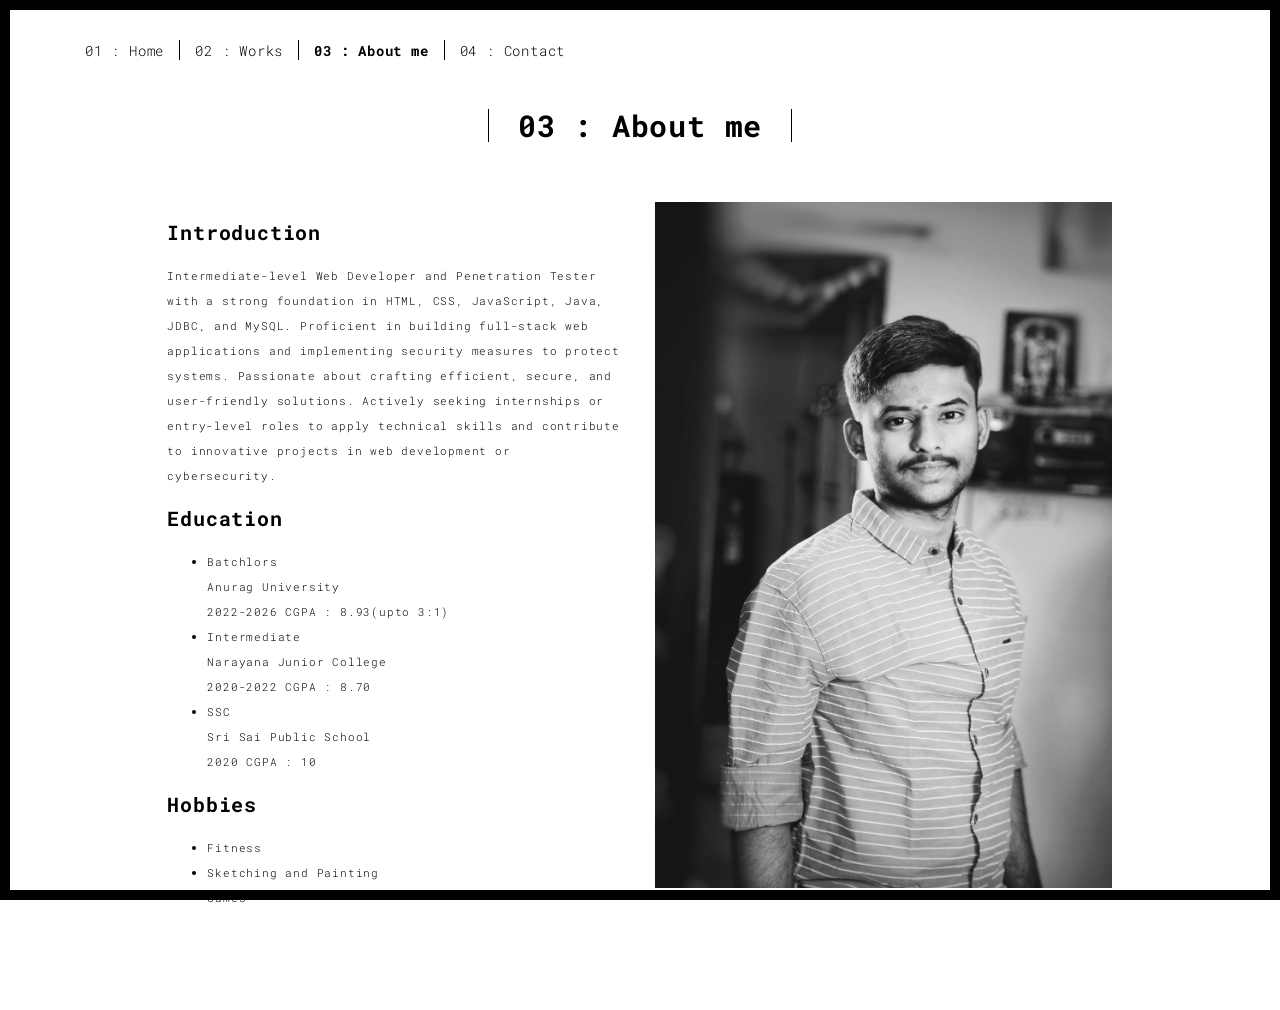
<file: about.html>
<!DOCTYPE html>
<html lang="en">

<head>
  <meta charset="UTF-8">
  <meta content="IE=edge" http-equiv="X-UA-Compatible">
  <meta content="width=device-width,initial-scale=1" name="viewport">
  <meta content="Portfolio of Praneeth Madishetty - Web Developer and Penetration Tester showcasing projects, skills, and contact info." name="description">
  <meta name="google" content="notranslate" />
  <meta content="Praneeth Madishetty" name="author">

  <!-- Disable tap highlight on IE  -->
  <meta name="msapplication-tap-highlight" content="no">
  
  <link rel="apple-touch-icon" sizes="180x180" href="static/assets/apple-icon-180x180.png">
  <link href="static/assets/favicon.ico" rel="icon">

  <title>Praneeth Madishetty - Web Developer &amp; Penetration Tester</title>  

<link href="static/main.3f6952e4.css" rel="stylesheet"></head>

<body class="">
<div id="site-border-left"></div>
<div id="site-border-right"></div>
<div id="site-border-top"></div>
<div id="site-border-bottom"></div>
<!-- Add your content of header -->
<header>
  <nav class="navbar  navbar-fixed-top navbar-default">
    <div class="container">
        <button type="button" class="navbar-toggle collapsed" data-toggle="collapse" data-target="#navbar-collapse" aria-expanded="false">
          <span class="sr-only">Toggle navigation</span>
          <span class="icon-bar"></span>
          <span class="icon-bar"></span>
          <span class="icon-bar"></span>
        </button>

      <div class="collapse navbar-collapse" id="navbar-collapse">
        <ul class="nav navbar-nav ">
          <li><a href="./index.html" title="">01 : Home</a></li>
          <li><a href="./works.html" title="">02 : Works</a></li>
          <li><a href="./about.html" title="">03 : About me</a></li>
          <li><a href="./contact.html" title="">04 : Contact</a></li>
        </ul>


      </div> 
    </div>
  </nav>
</header>

<div class="section-container">
    <div class="container">
      <div class="row">
        <div class="col-xs-12">
          <div class="section-container-spacer text-center">
            <h1 class="h2">03 : About me</h1>
          </div>
          
          <div class="row">
            <div class="col-md-10 col-md-offset-1">
              <div class="row">
                <div class="col-xs-12 col-md-6">
                  <h3>Introduction</h3>
                  <p>Intermediate-level Web Developer and Penetration Tester with a strong foundation in HTML, CSS, JavaScript, Java, JDBC, and MySQL. Proficient in building full-stack web applications and implementing security measures to protect systems. Passionate about crafting efficient, secure, and user-friendly solutions. Actively seeking internships or entry-level roles to apply technical skills and contribute to innovative projects in web development or cybersecurity.</p>
                  <h3>Education</h3>
                  <ul>
                    <li>
                      <div>Batchlors</div>
                      <div>Anurag University</div>
                      <div>2022-2026 CGPA : 8.93(upto 3:1)</div>
                    </li>
                    <li>
                      <div>Intermediate</div>
                      <div>Narayana Junior College</div>
                      <div>2020-2022 CGPA : 8.70</div>
                    </li>
                    <li>
                      <div>SSC</div>
                      <div>Sri Sai Public School</div>
                      <div>2020 CGPA : 10</div>
                    </li>
                  </ul>
                  <h3>Hobbies</h3>
                  <ul>
                    <li>Fitness</li>
                    <li>Sketching and Painting</li>
                    <li>Games</li>
                  </ul>
                </div>
                <div class="col-xs-12 col-md-6">
                  <img src="static/assets/images/profil.jpg" class="img-responsive" alt="">
                </div>
              </div>
            </div>
          </div>
          
          
        </div>
      </div>
    </div>
  </div>

<script>
  document.addEventListener("DOMContentLoaded", function (event) {
    navActivePage();
  });
</script>
<script type="text/javascript" src="static/main.70a66962.js"></script></body>

</html>
</file>
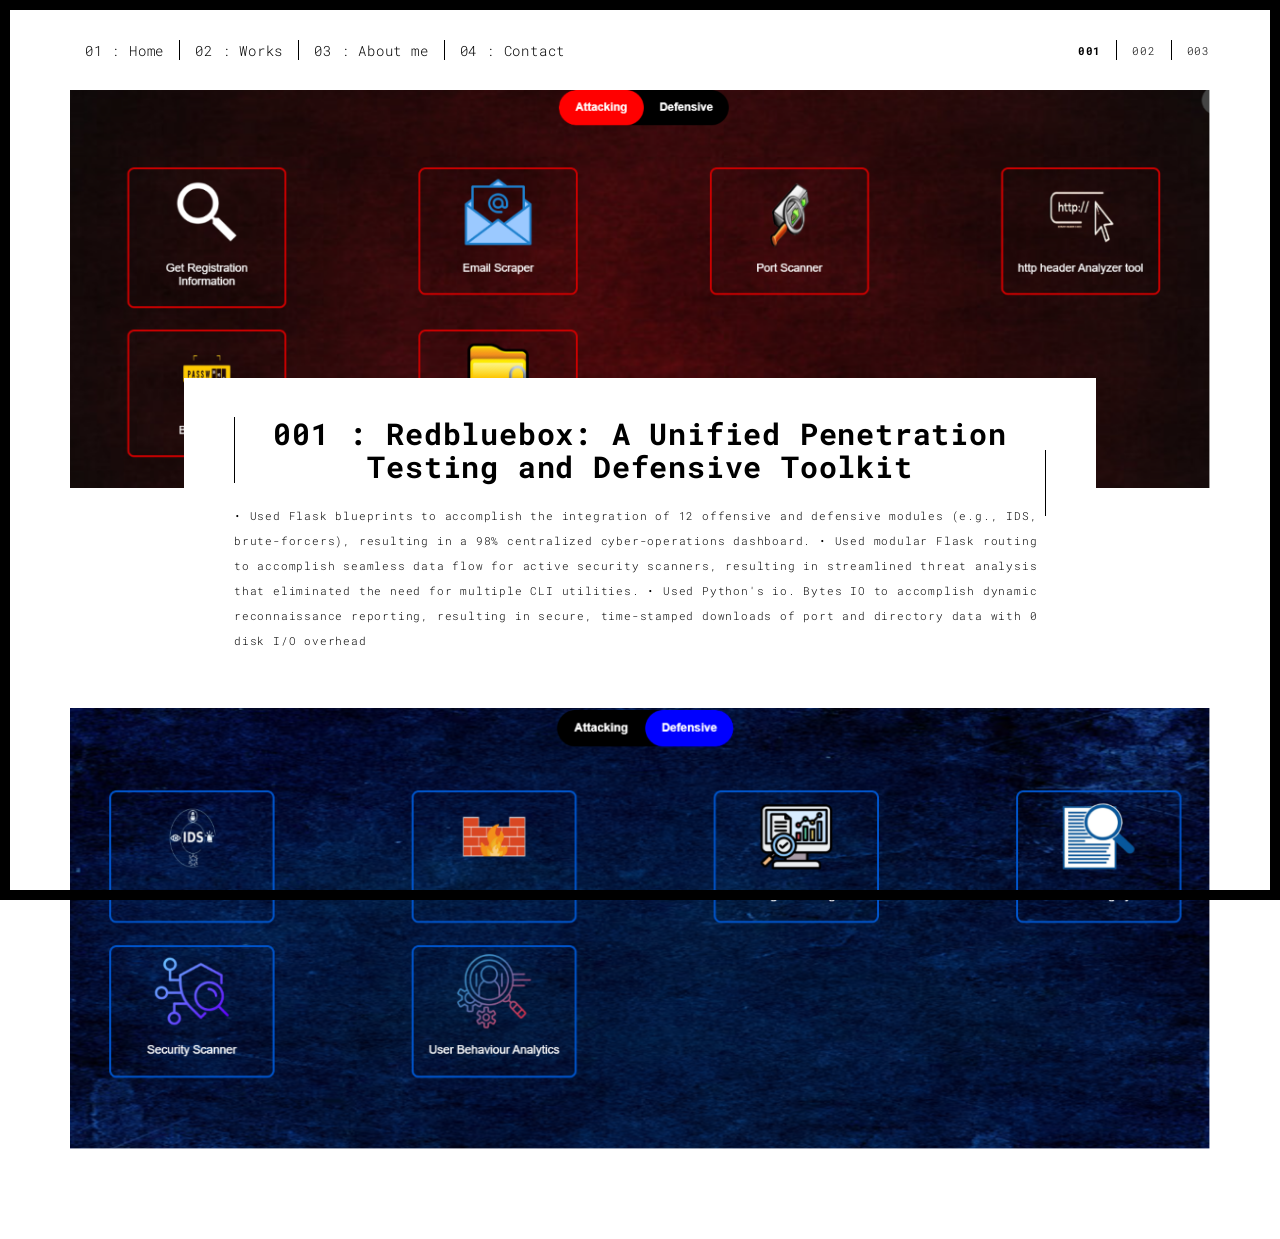
<file: work.html>
<!DOCTYPE html>
<html lang="en">

<head>
  <meta charset="UTF-8">
  <meta content="IE=edge" http-equiv="X-UA-Compatible">
  <meta content="width=device-width,initial-scale=1" name="viewport">
  <meta content="Portfolio of Praneeth Madishetty - Web Developer and Penetration Tester showcasing projects, skills, and contact info." name="description">
  <meta name="google" content="notranslate" />
  <meta content="Praneeth Madishetty" name="author">

  <!-- Disable tap highlight on IE -->
  <meta name="msapplication-tap-highlight" content="no">
  
  <link rel="apple-touch-icon" sizes="180x180" href="static/assets/apple-icon-180x180.png">
  <link href="static/assets/favicon.ico" rel="icon">

  <title>Praneeth Madishetty - Web Developer &amp; Penetration Tester</title>  

<link href="static/main.3f6952e4.css" rel="stylesheet"></head>

<body class="">
<div id="site-border-left"></div>
<div id="site-border-right"></div>
<div id="site-border-top"></div>
<div id="site-border-bottom"></div>
<!-- Add your content of header -->
<header>
  <nav class="navbar  navbar-fixed-top navbar-default">
    <div class="container">
        <button type="button" class="navbar-toggle collapsed" data-toggle="collapse" data-target="#navbar-collapse" aria-expanded="false">
          <span class="sr-only">Toggle navigation</span>
          <span class="icon-bar"></span>
          <span class="icon-bar"></span>
          <span class="icon-bar"></span>
        </button>

      <div class="collapse navbar-collapse" id="navbar-collapse">
        <ul class="nav navbar-nav ">
          <li><a href="./index.html" title="">01 : Home</a></li>
          <li><a href="./works.html" title="">02 : Works</a></li>
          <li><a href="./about.html" title="">03 : About me</a></li>
          <li><a href="./contact.html" title="">04 : Contact</a></li>
        </ul>


          <ul class="nav navbar-nav navbar-right navbar-small visible-md visible-lg">
            <li><a href="./work.html" title="" class="active">001</a></li>
            <li><a href="./work2.html" title="">002</a></li>
            <li><a href="./work3.html" title="">003</a></li>
            <!-- <li><a href="./work4.html" title="">004</a></li>
            <li><a href="./work5.html" title="">005</a></li>
            <li><a href="./work6.html" title="">006</a></li> -->
          </ul>


      </div> 
    </div>
  </nav>
</header>
<div class="section-container">
  <div class="container">
    <div class="row">
      <div class="col-xs-12">
        <img src="static/assets/images/attack interface.png" class="img-responsive" alt="">
        <div class="card-container">
          <div class="text-center">
            <h1 class="h2">001 : Redbluebox: A Unified Penetration Testing and Defensive Toolkit </h1>
          </div>
          <p>•	Used Flask blueprints to accomplish the integration of 12 offensive and defensive modules (e.g., IDS, brute-forcers), resulting in a 98% centralized cyber-operations dashboard.
•	Used modular Flask routing to accomplish seamless data flow for active security scanners, resulting in streamlined threat analysis that eliminated the need for multiple CLI utilities.
•	Used Python's io. Bytes IO to accomplish dynamic reconnaissance reporting, resulting in secure, time-stamped downloads of port and directory data with 0 disk I/O overhead
</p>
        </div>
      </div>

      
      
      <!-- <div class="col-md-8 col-md-offset-2 section-container-spacer">
        <div class="row">
          <div class="col-xs-12 col-md-6">
            <img src="static/assets/images/work001-02.jpg" class="img-responsive" alt="">
            <p>Menphis skyline</p>
          </div>
          <div class="col-xs-12 col-md-6">
            <img src="static/assets/images/work001-03.jpg" class="img-responsive" alt="">
            <p>Menphis skyline</p>
          </div>
        </div>
      </div> -->

      <div class="col-xs-12">
        <img src="static/assets/images/defense interface.png" class="img-responsive" alt="">
      </div>

    </div>
  </div>
</div>


<script>
  document.addEventListener("DOMContentLoaded", function (event) {
      navActivePage();
  });
</script>
<script type="text/javascript" src="static/main.70a66962.js"></script></body>

</html>
</file>
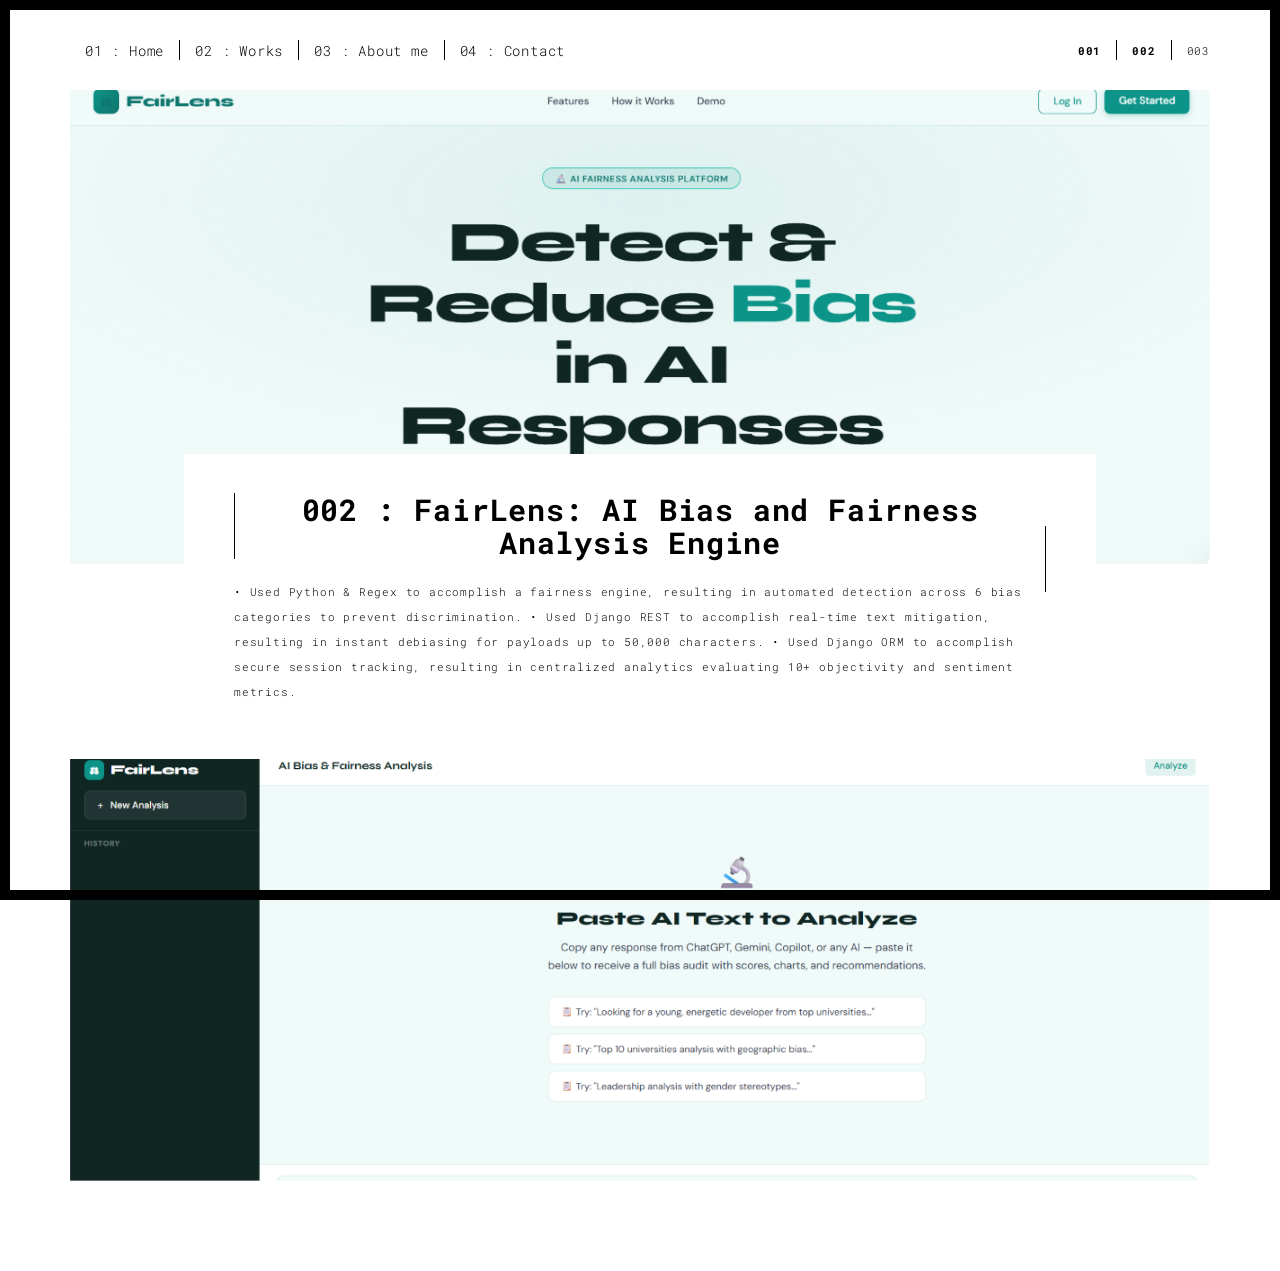
<file: work2.html>
<!DOCTYPE html>
<html lang="en">

<head>
  <meta charset="UTF-8">
  <meta content="IE=edge" http-equiv="X-UA-Compatible">
  <meta content="width=device-width,initial-scale=1" name="viewport">
  <meta content="Portfolio of Praneeth Madishetty - Web Developer and Penetration Tester showcasing projects, skills, and contact info." name="description">
  <meta name="google" content="notranslate" />
  <meta content="Praneeth Madishetty" name="author">

  <!-- Disable tap highlight on IE -->
  <meta name="msapplication-tap-highlight" content="no">
  
  <link rel="apple-touch-icon" sizes="180x180" href="static/assets/apple-icon-180x180.png">
  <link href="static/assets/favicon.ico" rel="icon">

  <title>Praneeth Madishetty - Web Developer &amp; Penetration Tester</title>  

<link href="static/main.3f6952e4.css" rel="stylesheet"></head>

<body class="">
<div id="site-border-left"></div>
<div id="site-border-right"></div>
<div id="site-border-top"></div>
<div id="site-border-bottom"></div>
<!-- Add your content of header -->
<header>
  <nav class="navbar  navbar-fixed-top navbar-default">
    <div class="container">
        <button type="button" class="navbar-toggle collapsed" data-toggle="collapse" data-target="#navbar-collapse" aria-expanded="false">
          <span class="sr-only">Toggle navigation</span>
          <span class="icon-bar"></span>
          <span class="icon-bar"></span>
          <span class="icon-bar"></span>
        </button>

      <div class="collapse navbar-collapse" id="navbar-collapse">
        <ul class="nav navbar-nav ">
          <li><a href="./index.html" title="">01 : Home</a></li>
          <li><a href="./works.html" title="">02 : Works</a></li>
          <li><a href="./about.html" title="">03 : About me</a></li>
          <li><a href="./contact.html" title="">04 : Contact</a></li>
        </ul>


          <ul class="nav navbar-nav navbar-right navbar-small visible-md visible-lg">
            <li><a href="./work.html" title="" class="active">001</a></li>
            <li><a href="./work2.html" title="">002</a></li>
            <li><a href="./work3.html" title="">003</a></li>
            <!-- <li><a href="./work4.html" title="">004</a></li>
            <li><a href="./work5.html" title="">005</a></li>
            <li><a href="./work6.html" title="">006</a></li> -->
          </ul>


      </div> 
    </div>
  </nav>
</header>
<div class="section-container">
  <div class="container">
    <div class="row">
      <div class="col-xs-12">
        <img src="static/assets/images/fairlens home page.png" class="img-responsive" alt="">
        <div class="card-container">
          <div class="text-center">
            <h1 class="h2">002 : FairLens: AI Bias and Fairness Analysis Engine</h1>
          </div>
          <p>•	Used Python & Regex to accomplish a fairness engine, resulting in automated detection across 6 bias categories to prevent discrimination.
•	Used Django REST to accomplish real-time text mitigation, resulting in instant debiasing for payloads up to 50,000 characters.
•	Used Django ORM to accomplish secure session tracking, resulting in centralized analytics evaluating 10+ objectivity and sentiment metrics.
</p>
        </div>
      </div>

      
      
      <!-- <div class="col-md-8 col-md-offset-2 section-container-spacer">
        <div class="row">
          <div class="col-xs-12 col-md-6">
            <img src="static/assets/images/work001-02.jpg" class="img-responsive" alt="">
            <p>Menphis skyline</p>
          </div>
          <div class="col-xs-12 col-md-6">
            <img src="static/assets/images/work001-03.jpg" class="img-responsive" alt="">
            <p>Menphis skyline</p>
          </div>
        </div>
      </div> -->

      <div class="col-xs-12">
        <img src="static/assets/images/fairlens chat .png" class="img-responsive" alt="">
      </div>

    </div>
  </div>
</div>


<script>
  document.addEventListener("DOMContentLoaded", function (event) {
      navActivePage();
  });
</script>
<script type="text/javascript" src="static/main.70a66962.js"></script></body>

</html>
</file>
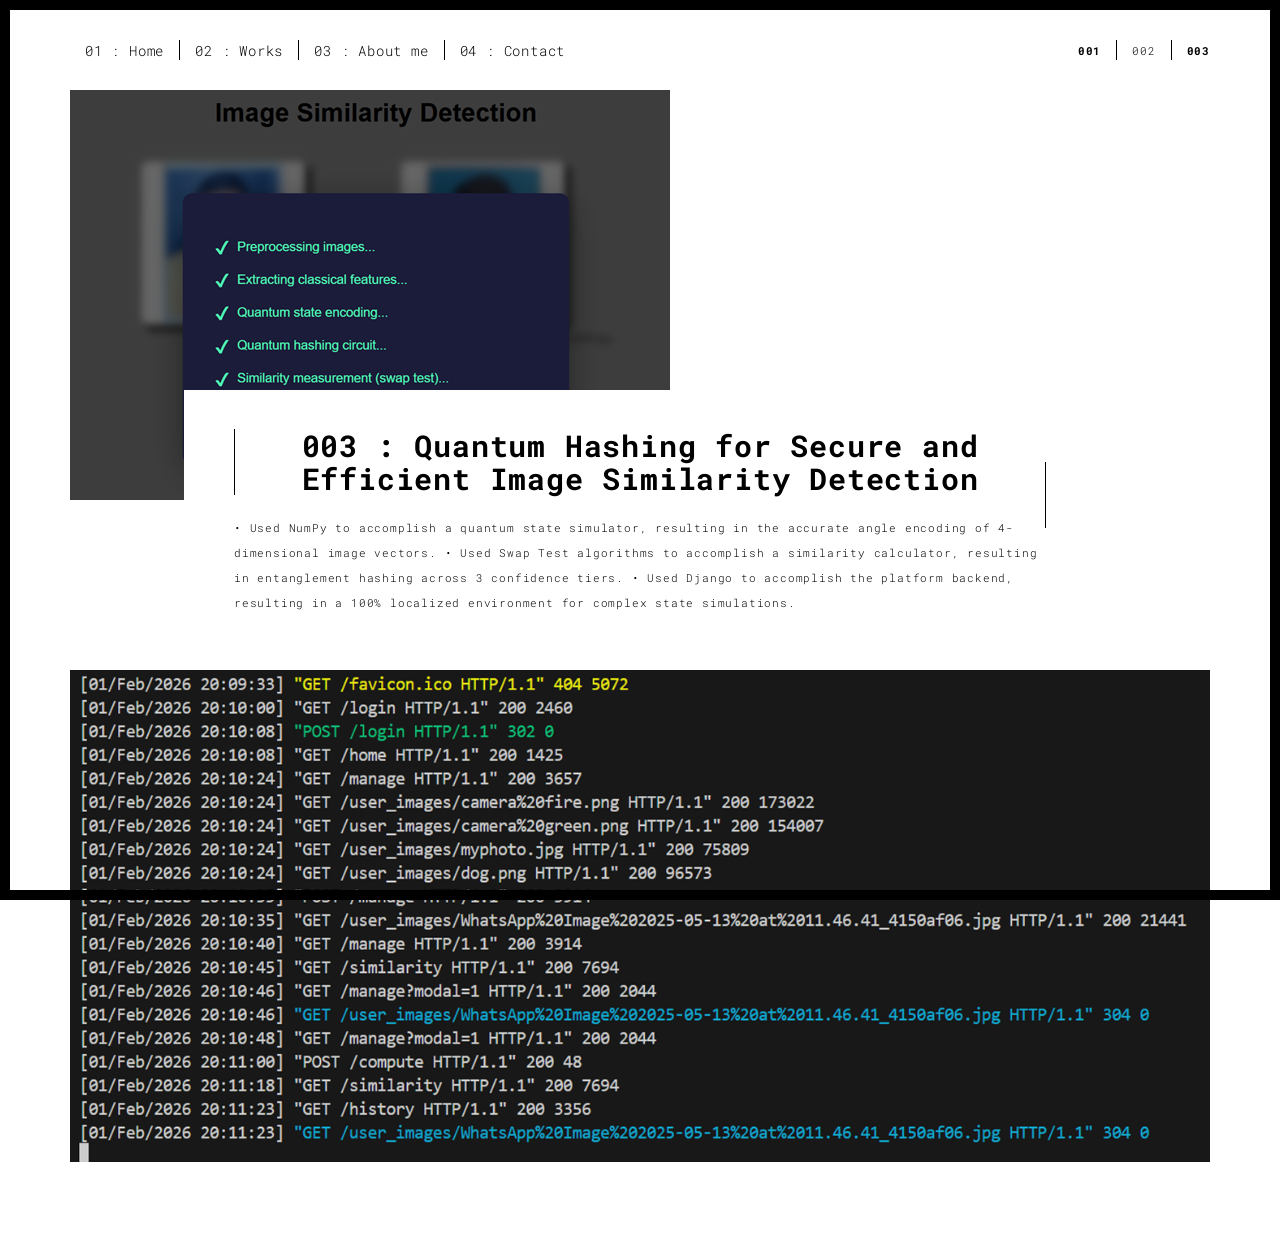
<file: work3.html>
<!DOCTYPE html>
<html lang="en">

<head>
  <meta charset="UTF-8">
  <meta content="IE=edge" http-equiv="X-UA-Compatible">
  <meta content="width=device-width,initial-scale=1" name="viewport">
  <meta content="Portfolio of Praneeth Madishetty - Web Developer and Penetration Tester showcasing projects, skills, and contact info." name="description">
  <meta name="google" content="notranslate" />
  <meta content="Praneeth Madishetty" name="author">

  <!-- Disable tap highlight on IE -->
  <meta name="msapplication-tap-highlight" content="no">
  
  <link rel="apple-touch-icon" sizes="180x180" href="static/assets/apple-icon-180x180.png">
  <link href="static/assets/favicon.ico" rel="icon">

  <title>Praneeth Madishetty - Web Developer &amp; Penetration Tester</title>  

<link href="static/main.3f6952e4.css" rel="stylesheet"></head>

<body class="">
<div id="site-border-left"></div>
<div id="site-border-right"></div>
<div id="site-border-top"></div>
<div id="site-border-bottom"></div>
<!-- Add your content of header -->
<header>
  <nav class="navbar  navbar-fixed-top navbar-default">
    <div class="container">
        <button type="button" class="navbar-toggle collapsed" data-toggle="collapse" data-target="#navbar-collapse" aria-expanded="false">
          <span class="sr-only">Toggle navigation</span>
          <span class="icon-bar"></span>
          <span class="icon-bar"></span>
          <span class="icon-bar"></span>
        </button>

      <div class="collapse navbar-collapse" id="navbar-collapse">
        <ul class="nav navbar-nav ">
          <li><a href="./index.html" title="">01 : Home</a></li>
          <li><a href="./works.html" title="">02 : Works</a></li>
          <li><a href="./about.html" title="">03 : About me</a></li>
          <li><a href="./contact.html" title="">04 : Contact</a></li>
        </ul>


          <ul class="nav navbar-nav navbar-right navbar-small visible-md visible-lg">
            <li><a href="./work.html" title="" class="active">001</a></li>
            <li><a href="./work2.html" title="">002</a></li>
            <li><a href="./work3.html" title="">003</a></li>
            <!-- <li><a href="./work4.html" title="">004</a></li>
            <li><a href="./work5.html" title="">005</a></li>
            <li><a href="./work6.html" title="">006</a></li> -->
          </ul>


      </div> 
    </div>
  </nav>
</header>
<div class="section-container">
  <div class="container">
    <div class="row">
      <div class="col-xs-12">
        <img src="static/assets/images/results_ui.png" class="img-responsive" alt="">
        <div class="card-container">
          <div class="text-center">
            <h1 class="h2">003 : Quantum Hashing for Secure and Efficient Image Similarity Detection </h1>
          </div>
          <p>•	Used NumPy to accomplish a quantum state simulator, resulting in the accurate angle encoding of 4-dimensional image vectors.
•	Used Swap Test algorithms to accomplish a similarity calculator, resulting in entanglement hashing across 3 confidence tiers.
•	Used Django to accomplish the platform backend, resulting in a 100% localized environment for complex state simulations.
</p>
        </div>
      </div>

      
      
      <!-- <div class="col-md-8 col-md-offset-2 section-container-spacer">
        <div class="row">
          <div class="col-xs-12 col-md-6">
            <img src="static/assets/images/work001-02.jpg" class="img-responsive" alt="">
            <p>Menphis skyline</p>
          </div>
          <div class="col-xs-12 col-md-6">
            <img src="static/assets/images/work001-03.jpg" class="img-responsive" alt="">
            <p>Menphis skyline</p>
          </div>
        </div>
      </div> -->

      <div class="col-xs-12">
        <img src="static/assets/images/execution_logs.png" class="img-responsive" alt="">
      </div>

    </div>
  </div>
</div>


<script>
  document.addEventListener("DOMContentLoaded", function (event) {
      navActivePage();
  });
</script>
<script type="text/javascript" src="static/main.70a66962.js"></script></body>

</html>
</file>
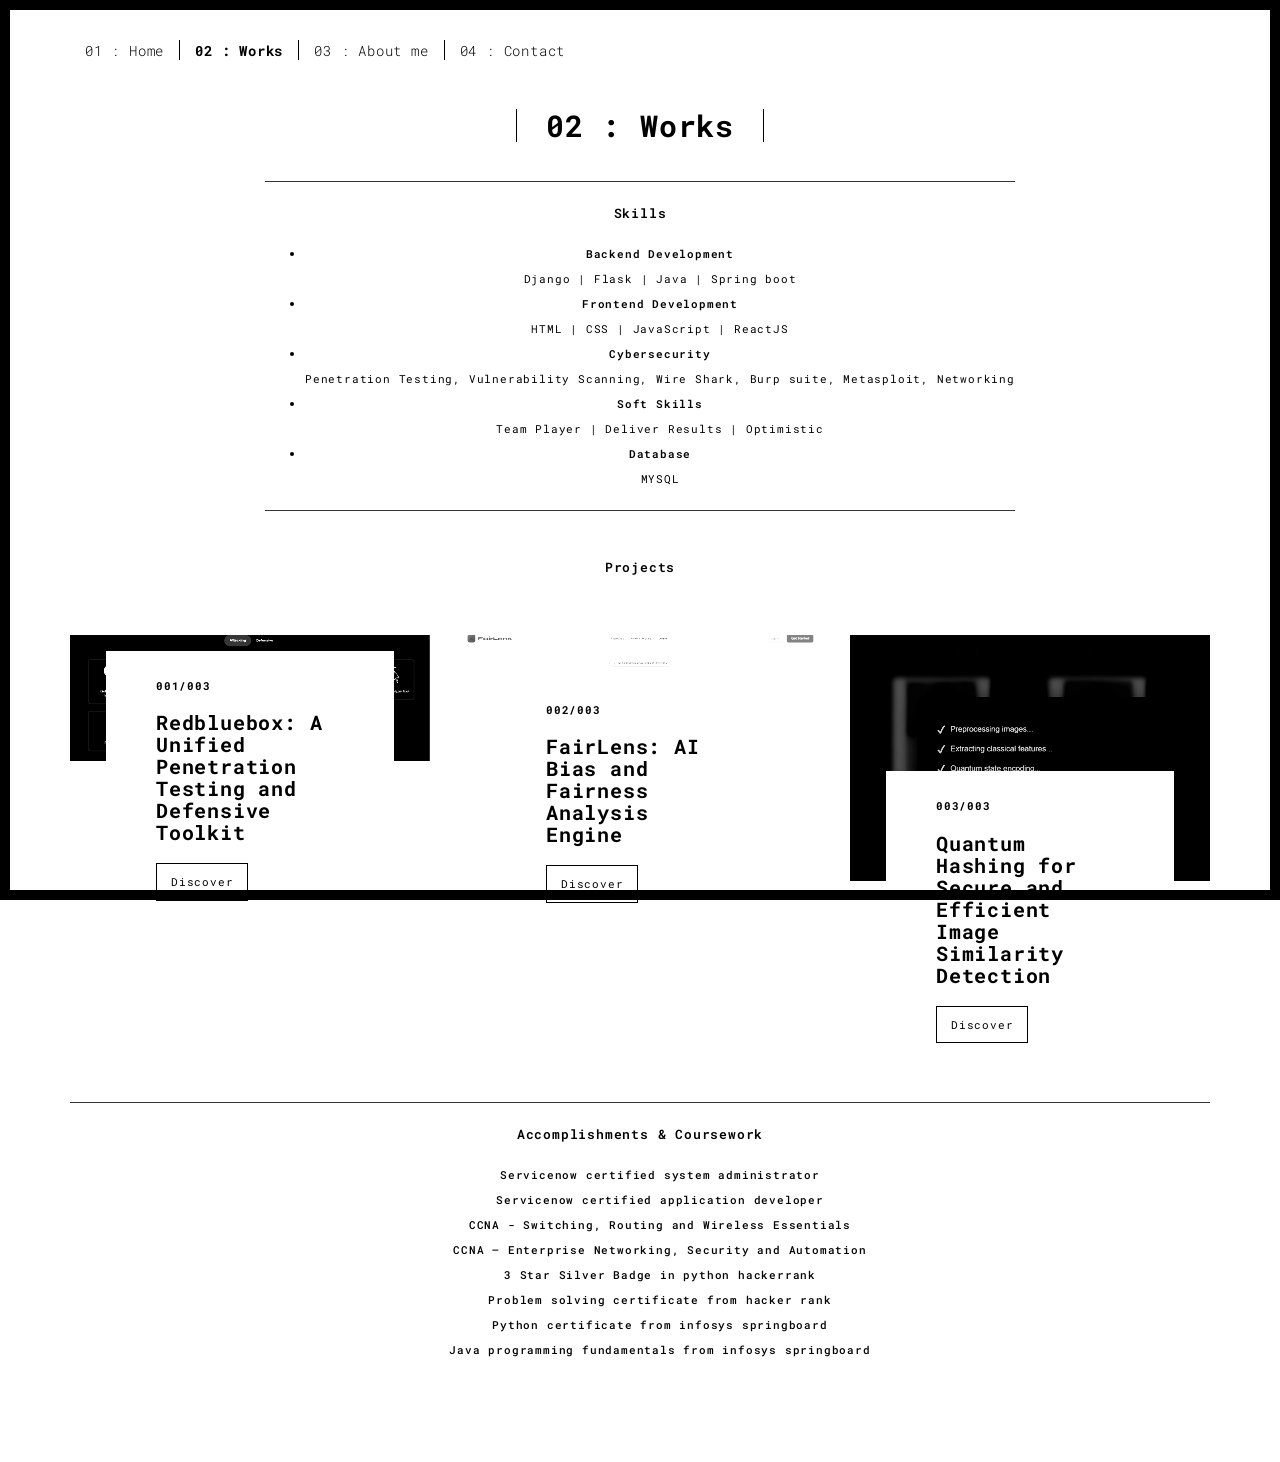
<file: works.html>
<!DOCTYPE html>
<html lang="en">

<head>
  <meta charset="UTF-8">
  <meta content="IE=edge" http-equiv="X-UA-Compatible">
  <meta content="width=device-width,initial-scale=1" name="viewport">
  <meta content="Portfolio of Praneeth Madishetty - Web Developer and Penetration Tester showcasing projects, skills, and contact info." name="description">
  <meta name="google" content="notranslate" />
  <meta content="Praneeth Madishetty" name="author">

  <!-- Disable tap highlight on IE -->
  <meta name="msapplication-tap-highlight" content="no">
  
  <link rel="apple-touch-icon" sizes="180x180" href="static/assets/apple-icon-180x180.png">
  <link href="static/assets/favicon.ico" rel="icon">

  <title>Praneeth Madishetty - Web Developer &amp; Penetration Tester</title>  

<link href="static/main.3f6952e4.css" rel="stylesheet"></head>

<body class="">
<div id="site-border-left"></div>
<div id="site-border-right"></div>
<div id="site-border-top"></div>
<div id="site-border-bottom"></div>
<!-- Add your content of header -->
<header>
  <nav class="navbar  navbar-fixed-top navbar-default">
    <div class="container">
        <button type="button" class="navbar-toggle collapsed" data-toggle="collapse" data-target="#navbar-collapse" aria-expanded="false">
          <span class="sr-only">Toggle navigation</span>
          <span class="icon-bar"></span>
          <span class="icon-bar"></span>
          <span class="icon-bar"></span>
        </button>

      <div class="collapse navbar-collapse" id="navbar-collapse">
        <ul class="nav navbar-nav ">
          <li><a href="./index.html" title="">01 : Home</a></li>
          <li><a href="./works.html" title="">02 : Works</a></li>
          <li><a href="./about.html" title="">03 : About me</a></li>
          <li><a href="./contact.html" title="">04 : Contact</a></li>
        </ul>


      </div> 
    </div>
  </nav>
</header>

<div class="section-container">
  <div class="container">
    <div class="row">
      
      <div class="col-sm-8 col-sm-offset-2 section-container-spacer">
        <div class="text-center">
          <h1 class="h2">02 : Works</h1>
          <hr style="border: none;height: 1px;color: #333;background-color: #333;">
          <p style="font-size: larger; font-weight:600;">Skills</p>
          <ul>
            <li>
              <div style="font-weight:600;">Backend Development</div>
              <div style="font-weight:400;">Django | Flask | Java | Spring boot</div>
            </li>
            <li>
              <div style="font-weight:600;">Frontend Development</div>
              <div style="font-weight:400;">HTML | CSS | JavaScript | ReactJS</div>
            </li>
            <li>
              <div style="font-weight:600;">Cybersecurity</div>
              <div style="font-weight:400;">Penetration Testing, Vulnerability Scanning, Wire Shark, Burp suite, Metasploit, Networking</div>
            </li>
            <li>
              <div style="font-weight:600;">Soft Skills</div>
              <div style="font-weight:400;">Team Player | Deliver Results | Optimistic</div>
            </li>
            <li>
              <div style="font-weight:600;">Database</div>
              <div style="font-weight:400;">MYSQL</div>
            </li>
          </ul>

          </ul>
          <hr style="border: none;height: 1px;color: #333;background-color: #333;">
          <br>
          <p style="font-size: larger; font-weight:600;">Projects</p>
        </div>
      </div>

      <div class="col-md-12">
      <div id="myCarousel" class="carousel slide projects-carousel">
        <!-- Carousel items -->
        <div class="carousel-inner">
            <div class="item active">
                <div class="row">
                    <div class="col-sm-4">

                      <a href="./work.html" title="" class="black-image-project-hover">
                        <img src="static/assets/images/attack interface.png" alt="" class="img-responsive">
                      </a>
                      <div class="card-container card-container-lg">
                        <h4>001/003</h4>
                        <h3>Redbluebox: A Unified Penetration Testing and Defensive Toolkit </h3>
                
                        <a href="./work.html" title="" class="btn btn-default">Discover</a>
                      </div>
                    </div>
                    <div class="col-sm-4">
                      <a href="./work.html" title="" class="black-image-project-hover">
                        <img src="static/assets/images/fairlens home page.png" alt="" class="img-responsive">
                      </a>
                      <div class="card-container card-container-lg">
                        <h4>002/003</h4>
                        <h3>FairLens: AI Bias and Fairness Analysis Engine</h3>
                        
                        <a href="./work2.html" title="" class="btn btn-default">Discover</a>
                      </div>
                    </div>
                    <div class="col-sm-4">
                      <a href="./work.html" title="" class="black-image-project-hover">
                        <img src="static/assets/images/results_ui.png" alt="" class="img-responsive">
                      </a>
                      <div class="card-container card-container-lg">
                        <h4>003/003</h4>
                        <h3>Quantum Hashing for Secure and Efficient Image Similarity Detection </h3>
                       
                        <a href="./work3.html" title="" class="btn btn-default">Discover</a>
                      </div>
                    </div>
                    
                </div>
                </row>
            </div>
            <!--/item-->
            <!-- <div class="item">
                <div class="row">
                  <div class="col-sm-4">
                    <a href="./work.html" class="black-image-project-hover">
                      <img src="static/assets/images/work02-hover.jpg" alt="Image" class="img-responsive">
                    </a>
                    <div class="card-container">
                      <h4>004/006</h4>
                      <h3>Nulla scelerisque</h3>
                      <p>Proin pharetra metus id iaculis dignissim. In aliquet lorem ut ex ullamcorper.</p>
                      <a href="./work.html" class="btn btn-default">Discover</a>
                    </div>
                  </div>
                  <div class="col-sm-4">
                      <a href="./work.html" class="black-image-project-hover">
                        <img src="static/assets/images/work01-hover.jpg" alt="Image" class="img-responsive">
                      </a>
                      <div class="card-container">
                        <h4>005/006</h4>
                        <h3>Fringilla sit amet</h3>
                        <p>Nulla facilisi. Vivamus vestibulum, elit in scelerisque ultricies.</p>
                        <a href="./work.html" class="btn btn-default">Discover</a>
                      </div>
                    </div>
                    
                    <div class="col-sm-4">
                      <a href="./work.html" class="black-image-project-hover">
                        <img src="static/assets/images/work03-hover.jpg" alt="Image" class="img-responsive">
                      </a>
                      <div class="card-container">
                        <h4>006/006</h4>
                        <h3>Vivamus vestibulum</h3>
                        <p>Fusce sed hendrerit augue, a rhoncus velit. In non lorem mattis, tempor sem sit amet.</p>
                        <a href="./work.html" class="btn btn-default">Discover</a>
                      </div>
                    </div>
                    
                </div>
                </row-->
            <!-- </div>
            
            <--/item-->
        <!-- </div> -->
        <!--/carousel-inner--> 
        <!-- <a class="left carousel-control" href="#myCarousel" data-slide="prev">‹</a>

        <a class="right carousel-control" href="#myCarousel" data-slide="next">›</a>
      </div>  --> 



    <!--/myCarousel-->
    </div>
    <hr style="border: none;height: 1px;color: #333;background-color: #333;">
    <p style="font-size: larger; font-weight:600;display: flex; justify-content: center;">Accomplishments & Coursework</p>
    <ul>
      <li style="font-weight:500;display: flex; justify-content: center;">Servicenow certified system administrator</li>
      <li style="font-weight:500;display: flex; justify-content: center;">Servicenow certified application developer</li>
      <li style="font-weight:500;display: flex; justify-content: center;">CCNA - Switching, Routing and Wireless Essentials</li>
      <li style="font-weight:500;display: flex; justify-content: center;">CCNA – Enterprise Networking, Security and Automation</li>
      <li style="font-weight:500;display: flex; justify-content: center;">3 Star Silver Badge in python hackerrank </li>
      <li style="font-weight:500;display: flex; justify-content: center;">Problem solving certificate from hacker rank</li>
      <li style="font-weight:500;display: flex; justify-content: center;">Python certificate from infosys springboard</li>
      <li style="font-weight:500;display: flex; justify-content: center;">Java programming fundamentals from infosys springboard</li>
    </ul>


    </div>
  </div>
</div>



<script>
  document.addEventListener("DOMContentLoaded", function (event) {
      navActivePage();
  });
</script>
<script type="text/javascript" src="static/main.70a66962.js"></script></body>

</html>
</file>
<file: static/main.3f6952e4.css>
@import url(https://fonts.googleapis.com/css?family=Roboto:900|Roboto+Mono:300,400,700);@import url(https://maxcdn.bootstrapcdn.com/font-awesome/4.7.0/css/font-awesome.min.css);/*!
 * Bootstrap v3.3.7 (http://getbootstrap.com)
 * Copyright 2011-2016 Twitter, Inc.
 * Licensed under MIT (https://github.com/twbs/bootstrap/blob/master/LICENSE)
 */
/*! normalize.css v3.0.3 | MIT License | github.com/necolas/normalize.css */html{
    span {
        color: lightgray;
    }
    font-family:sans-serif;-ms-text-size-adjust:100%;-webkit-text-size-adjust:100%}body{margin:0}article,aside,details,figcaption,figure,footer,header,hgroup,main,menu,nav,section,summary{display:block}audio,canvas,progress,video{display:inline-block;vertical-align:baseline}audio:not([controls]){display:none;height:0}[hidden],template{display:none}a{background-color:transparent}a:active,a:hover{outline:0}abbr[title]{border-bottom:1px dotted}b,strong{font-weight:700}dfn{font-style:italic}h1{font-size:2em;margin:.67em 0}mark{background:#ff0;color:#000}small{font-size:80%}sub,sup{font-size:75%;line-height:0;position:relative;vertical-align:baseline}sup{top:-.5em}sub{bottom:-.25em}img{border:0}svg:not(:root){overflow:hidden}figure{margin:1em 40px}hr{box-sizing:content-box;height:0}pre{overflow:auto}code,kbd,pre,samp{font-family:monospace,monospace;font-size:1em}button,input,optgroup,select,textarea{color:inherit;font:inherit;margin:0}button{overflow:visible}button,select{text-transform:none}button,html input[type=button],input[type=reset],input[type=submit]{-webkit-appearance:button;cursor:pointer}button[disabled],html input[disabled]{cursor:default}button::-moz-focus-inner,input::-moz-focus-inner{border:0;padding:0}input{line-height:normal}input[type=checkbox],input[type=radio]{box-sizing:border-box;padding:0}input[type=number]::-webkit-inner-spin-button,input[type=number]::-webkit-outer-spin-button{height:auto}input[type=search]{-webkit-appearance:textfield;box-sizing:content-box}input[type=search]::-webkit-search-cancel-button,input[type=search]::-webkit-search-decoration{-webkit-appearance:none}fieldset{border:1px solid silver;margin:0 2px;padding:.35em .625em .75em}textarea{overflow:auto}optgroup{font-weight:700}table{border-collapse:collapse;border-spacing:0}td,th{padding:0}

/*! Source: https://github.com/h5bp/html5-boilerplate/blob/master/src/css/main.css */@media print{*,:after,:before{background:transparent!important;color:#000!important;box-shadow:none!important;text-shadow:none!important}a,a:visited{text-decoration:underline}a[href]:after{content:" (" attr(href) ")"}abbr[title]:after{content:" (" attr(title) ")"}a[href^="#"]:after,a[href^="javascript:"]:after{content:""}blockquote,pre{border:1px solid #999;page-break-inside:avoid}thead{display:table-header-group}img,tr{page-break-inside:avoid}img{max-width:100%!important}h2,h3,p{orphans:3;widows:3}h2,h3{page-break-after:avoid}.navbar{display:none}.btn>.caret,.dropup>.btn>.caret{border-top-color:#000!important}.label{border:1px solid #000}.table{border-collapse:collapse!important}.table td,.table th{background-color:#fff!important}.table-bordered td,.table-bordered th{border:1px solid #ddd!important}}*,:after,:before{-webkit-box-sizing:border-box;-moz-box-sizing:border-box;box-sizing:border-box}html{font-size:10px;-webkit-tap-highlight-color:transparent}body{font-family:Roboto Mono,Helvetica,Arial,sans-serif;font-size:11px;line-height:1.78;color:#000;background-color:#fff}button,input,select,textarea{font-family:inherit;font-size:inherit;line-height:inherit}a{color:#001aff;text-decoration:none}a:focus,a:hover{color:#0012b3;text-decoration:underline}a:focus{outline:5px auto -webkit-focus-ring-color;outline-offset:-2px}figure{margin:0}img{vertical-align:middle}.img-responsive{display:block;max-width:100%;height:auto}.img-rounded{border-radius:0}.img-thumbnail{padding:4px;line-height:1.78;background-color:#fff;border:1px solid #ddd;border-radius:0;-webkit-transition:all .2s ease-in-out;-o-transition:all .2s ease-in-out;transition:all .2s ease-in-out;display:inline-block;max-width:100%;height:auto}.img-circle{border-radius:50%}hr{margin-top:19px;margin-bottom:19px;border:0;border-top:1px solid #eee}.sr-only{position:absolute;width:1px;height:1px;margin:-1px;padding:0;overflow:hidden;clip:rect(0,0,0,0);border:0}.sr-only-focusable:active,.sr-only-focusable:focus{position:static;width:auto;height:auto;margin:0;overflow:visible;clip:auto}[role=button]{cursor:pointer}.h1,.h2,.h3,.h4,.h5,.h6,h1,h2,h3,h4,h5,h6{font-family:Roboto Mono,Helvetica,Arial,sans-serif;font-weight:700;line-height:1.1;color:#000}.h1 .small,.h1 small,.h2 .small,.h2 small,.h3 .small,.h3 small,.h4 .small,.h4 small,.h5 .small,.h5 small,.h6 .small,.h6 small,h1 .small,h1 small,h2 .small,h2 small,h3 .small,h3 small,h4 .small,h4 small,h5 .small,h5 small,h6 .small,h6 small{font-weight:400;line-height:1;color:#777}.h1,.h2,.h3,h1,h2,h3{margin-top:19px;margin-bottom:9.5px}.h1 .small,.h1 small,.h2 .small,.h2 small,.h3 .small,.h3 small,h1 .small,h1 small,h2 .small,h2 small,h3 .small,h3 small{font-size:65%}.h4,.h5,.h6,h4,h5,h6{margin-top:9.5px;margin-bottom:9.5px}.h4 .small,.h4 small,.h5 .small,.h5 small,.h6 .small,.h6 small,h4 .small,h4 small,h5 .small,h5 small,h6 .small,h6 small{font-size:75%}.h1,h1{font-size:70px}.h2,h2{font-size:30px}.h3,h3{font-size:20px}.h4,.h5,h4,h5{font-size:11px}.h6,h6{font-size:10px}p{margin:0 0 9.5px}.lead{margin-bottom:19px;font-size:12px;font-weight:300;line-height:1.4}@media (min-width:768px){.lead{font-size:16.5px}}.small,small{font-size:90%}.mark,mark{background-color:#fcf8e3;padding:.2em}.text-left{text-align:left}.text-right{text-align:right}.text-center{text-align:center}.text-justify{text-align:justify}.text-nowrap{white-space:nowrap}.text-lowercase{text-transform:lowercase}.initialism,.text-uppercase{text-transform:uppercase}.text-capitalize{text-transform:capitalize}.text-muted{color:#777}.text-primary{color:#001aff}a.text-primary:focus,a.text-primary:hover{color:#0015cc}.text-success{color:#fff}a.text-success:focus,a.text-success:hover{color:#e6e6e6}.text-info{color:#31708f}a.text-info:focus,a.text-info:hover{color:#245269}.text-warning{color:#8a6d3b}a.text-warning:focus,a.text-warning:hover{color:#66512c}.text-danger{color:#fff}a.text-danger:focus,a.text-danger:hover{color:#e6e6e6}.bg-primary{color:#fff;background-color:#001aff}a.bg-primary:focus,a.bg-primary:hover{background-color:#0015cc}.bg-success,a.bg-success:focus,a.bg-success:hover{background-color:#000}.bg-info{background-color:#d9edf7}a.bg-info:focus,a.bg-info:hover{background-color:#afd9ee}.bg-warning{background-color:#fcf8e3}a.bg-warning:focus,a.bg-warning:hover{background-color:#f7ecb5}.bg-danger{background-color:red}a.bg-danger:focus,a.bg-danger:hover{background-color:#c00}.page-header{padding-bottom:8.5px;margin:38px 0 19px;border-bottom:1px solid #eee}ol,ul{margin-top:0;margin-bottom:9.5px}ol ol,ol ul,ul ol,ul ul{margin-bottom:0}.list-inline,.list-unstyled{padding-left:0;list-style:none}.list-inline{margin-left:-5px}.list-inline>li{display:inline-block;padding-left:5px;padding-right:5px}dl{margin-top:0;margin-bottom:19px}dd,dt{line-height:1.78}dt{font-weight:700}dd{margin-left:0}.dl-horizontal dd:after,.dl-horizontal dd:before{content:" ";display:table}.dl-horizontal dd:after{clear:both}@media (min-width:768px){.dl-horizontal dt{float:left;width:160px;clear:left;text-align:right;overflow:hidden;text-overflow:ellipsis;white-space:nowrap}.dl-horizontal dd{margin-left:180px}}abbr[data-original-title],abbr[title]{cursor:help;border-bottom:1px dotted #777}.initialism{font-size:90%}blockquote{padding:9.5px 19px;margin:0 0 19px;font-size:13.75px;border-left:5px solid #eee}blockquote ol:last-child,blockquote p:last-child,blockquote ul:last-child{margin-bottom:0}blockquote .small,blockquote footer,blockquote small{display:block;font-size:80%;line-height:1.78;color:#777}blockquote .small:before,blockquote footer:before,blockquote small:before{content:"\2014   \A0"}.blockquote-reverse,blockquote.pull-right{padding-right:15px;padding-left:0;border-right:5px solid #eee;border-left:0;text-align:right}.blockquote-reverse .small:before,.blockquote-reverse footer:before,.blockquote-reverse small:before,blockquote.pull-right .small:before,blockquote.pull-right footer:before,blockquote.pull-right small:before{content:""}.blockquote-reverse .small:after,.blockquote-reverse footer:after,.blockquote-reverse small:after,blockquote.pull-right .small:after,blockquote.pull-right footer:after,blockquote.pull-right small:after{content:"\A0   \2014"}address{margin-bottom:19px;font-style:normal;line-height:1.78}code,kbd,pre,samp{font-family:Menlo,Monaco,Consolas,Courier New,monospace}code{color:#c7254e;background-color:#f9f2f4}code,kbd{padding:2px 4px;font-size:90%;border-radius:0}kbd{color:#fff;background-color:#333;box-shadow:inset 0 -1px 0 rgba(0,0,0,.25)}kbd kbd{padding:0;font-size:100%;font-weight:700;box-shadow:none}pre{display:block;padding:9px;margin:0 0 9.5px;font-size:10px;line-height:1.78;word-break:break-all;word-wrap:break-word;color:#333;background-color:#f5f5f5;border:1px solid #ccc;border-radius:0}pre code{padding:0;font-size:inherit;color:inherit;white-space:pre-wrap;background-color:transparent;border-radius:0}.pre-scrollable{max-height:340px;overflow-y:scroll}.container{margin-right:auto;margin-left:auto;padding-left:15px;padding-right:15px}.container:after,.container:before{content:" ";display:table}.container:after{clear:both}@media (min-width:768px){.container{width:750px}}@media (min-width:992px){.container{width:970px}}@media (min-width:1200px){.container{width:1170px}}.container-fluid{margin-right:auto;margin-left:auto;padding-left:15px;padding-right:15px}.container-fluid:after,.container-fluid:before{content:" ";display:table}.container-fluid:after{clear:both}.row{margin-left:-15px;margin-right:-15px}.row:after,.row:before{content:" ";display:table}.row:after{clear:both}.col-lg-1,.col-lg-2,.col-lg-3,.col-lg-4,.col-lg-5,.col-lg-6,.col-lg-7,.col-lg-8,.col-lg-9,.col-lg-10,.col-lg-11,.col-lg-12,.col-md-1,.col-md-2,.col-md-3,.col-md-4,.col-md-5,.col-md-6,.col-md-7,.col-md-8,.col-md-9,.col-md-10,.col-md-11,.col-md-12,.col-sm-1,.col-sm-2,.col-sm-3,.col-sm-4,.col-sm-5,.col-sm-6,.col-sm-7,.col-sm-8,.col-sm-9,.col-sm-10,.col-sm-11,.col-sm-12,.col-xs-1,.col-xs-2,.col-xs-3,.col-xs-4,.col-xs-5,.col-xs-6,.col-xs-7,.col-xs-8,.col-xs-9,.col-xs-10,.col-xs-11,.col-xs-12{position:relative;min-height:1px;padding-left:15px;padding-right:15px}.col-xs-1,.col-xs-2,.col-xs-3,.col-xs-4,.col-xs-5,.col-xs-6,.col-xs-7,.col-xs-8,.col-xs-9,.col-xs-10,.col-xs-11,.col-xs-12{float:left}.col-xs-1{width:8.33333%}.col-xs-2{width:16.66667%}.col-xs-3{width:25%}.col-xs-4{width:33.33333%}.col-xs-5{width:41.66667%}.col-xs-6{width:50%}.col-xs-7{width:58.33333%}.col-xs-8{width:66.66667%}.col-xs-9{width:75%}.col-xs-10{width:83.33333%}.col-xs-11{width:91.66667%}.col-xs-12{width:100%}.col-xs-pull-0{right:auto}.col-xs-pull-1{right:8.33333%}.col-xs-pull-2{right:16.66667%}.col-xs-pull-3{right:25%}.col-xs-pull-4{right:33.33333%}.col-xs-pull-5{right:41.66667%}.col-xs-pull-6{right:50%}.col-xs-pull-7{right:58.33333%}.col-xs-pull-8{right:66.66667%}.col-xs-pull-9{right:75%}.col-xs-pull-10{right:83.33333%}.col-xs-pull-11{right:91.66667%}.col-xs-pull-12{right:100%}.col-xs-push-0{left:auto}.col-xs-push-1{left:8.33333%}.col-xs-push-2{left:16.66667%}.col-xs-push-3{left:25%}.col-xs-push-4{left:33.33333%}.col-xs-push-5{left:41.66667%}.col-xs-push-6{left:50%}.col-xs-push-7{left:58.33333%}.col-xs-push-8{left:66.66667%}.col-xs-push-9{left:75%}.col-xs-push-10{left:83.33333%}.col-xs-push-11{left:91.66667%}.col-xs-push-12{left:100%}.col-xs-offset-0{margin-left:0}.col-xs-offset-1{margin-left:8.33333%}.col-xs-offset-2{margin-left:16.66667%}.col-xs-offset-3{margin-left:25%}.col-xs-offset-4{margin-left:33.33333%}.col-xs-offset-5{margin-left:41.66667%}.col-xs-offset-6{margin-left:50%}.col-xs-offset-7{margin-left:58.33333%}.col-xs-offset-8{margin-left:66.66667%}.col-xs-offset-9{margin-left:75%}.col-xs-offset-10{margin-left:83.33333%}.col-xs-offset-11{margin-left:91.66667%}.col-xs-offset-12{margin-left:100%}@media (min-width:768px){.col-sm-1,.col-sm-2,.col-sm-3,.col-sm-4,.col-sm-5,.col-sm-6,.col-sm-7,.col-sm-8,.col-sm-9,.col-sm-10,.col-sm-11,.col-sm-12{float:left}.col-sm-1{width:8.33333%}.col-sm-2{width:16.66667%}.col-sm-3{width:25%}.col-sm-4{width:33.33333%}.col-sm-5{width:41.66667%}.col-sm-6{width:50%}.col-sm-7{width:58.33333%}.col-sm-8{width:66.66667%}.col-sm-9{width:75%}.col-sm-10{width:83.33333%}.col-sm-11{width:91.66667%}.col-sm-12{width:100%}.col-sm-pull-0{right:auto}.col-sm-pull-1{right:8.33333%}.col-sm-pull-2{right:16.66667%}.col-sm-pull-3{right:25%}.col-sm-pull-4{right:33.33333%}.col-sm-pull-5{right:41.66667%}.col-sm-pull-6{right:50%}.col-sm-pull-7{right:58.33333%}.col-sm-pull-8{right:66.66667%}.col-sm-pull-9{right:75%}.col-sm-pull-10{right:83.33333%}.col-sm-pull-11{right:91.66667%}.col-sm-pull-12{right:100%}.col-sm-push-0{left:auto}.col-sm-push-1{left:8.33333%}.col-sm-push-2{left:16.66667%}.col-sm-push-3{left:25%}.col-sm-push-4{left:33.33333%}.col-sm-push-5{left:41.66667%}.col-sm-push-6{left:50%}.col-sm-push-7{left:58.33333%}.col-sm-push-8{left:66.66667%}.col-sm-push-9{left:75%}.col-sm-push-10{left:83.33333%}.col-sm-push-11{left:91.66667%}.col-sm-push-12{left:100%}.col-sm-offset-0{margin-left:0}.col-sm-offset-1{margin-left:8.33333%}.col-sm-offset-2{margin-left:16.66667%}.col-sm-offset-3{margin-left:25%}.col-sm-offset-4{margin-left:33.33333%}.col-sm-offset-5{margin-left:41.66667%}.col-sm-offset-6{margin-left:50%}.col-sm-offset-7{margin-left:58.33333%}.col-sm-offset-8{margin-left:66.66667%}.col-sm-offset-9{margin-left:75%}.col-sm-offset-10{margin-left:83.33333%}.col-sm-offset-11{margin-left:91.66667%}.col-sm-offset-12{margin-left:100%}}@media (min-width:992px){.col-md-1,.col-md-2,.col-md-3,.col-md-4,.col-md-5,.col-md-6,.col-md-7,.col-md-8,.col-md-9,.col-md-10,.col-md-11,.col-md-12{float:left}.col-md-1{width:8.33333%}.col-md-2{width:16.66667%}.col-md-3{width:25%}.col-md-4{width:33.33333%}.col-md-5{width:41.66667%}.col-md-6{width:50%}.col-md-7{width:58.33333%}.col-md-8{width:66.66667%}.col-md-9{width:75%}.col-md-10{width:83.33333%}.col-md-11{width:91.66667%}.col-md-12{width:100%}.col-md-pull-0{right:auto}.col-md-pull-1{right:8.33333%}.col-md-pull-2{right:16.66667%}.col-md-pull-3{right:25%}.col-md-pull-4{right:33.33333%}.col-md-pull-5{right:41.66667%}.col-md-pull-6{right:50%}.col-md-pull-7{right:58.33333%}.col-md-pull-8{right:66.66667%}.col-md-pull-9{right:75%}.col-md-pull-10{right:83.33333%}.col-md-pull-11{right:91.66667%}.col-md-pull-12{right:100%}.col-md-push-0{left:auto}.col-md-push-1{left:8.33333%}.col-md-push-2{left:16.66667%}.col-md-push-3{left:25%}.col-md-push-4{left:33.33333%}.col-md-push-5{left:41.66667%}.col-md-push-6{left:50%}.col-md-push-7{left:58.33333%}.col-md-push-8{left:66.66667%}.col-md-push-9{left:75%}.col-md-push-10{left:83.33333%}.col-md-push-11{left:91.66667%}.col-md-push-12{left:100%}.col-md-offset-0{margin-left:0}.col-md-offset-1{margin-left:8.33333%}.col-md-offset-2{margin-left:16.66667%}.col-md-offset-3{margin-left:25%}.col-md-offset-4{margin-left:33.33333%}.col-md-offset-5{margin-left:41.66667%}.col-md-offset-6{margin-left:50%}.col-md-offset-7{margin-left:58.33333%}.col-md-offset-8{margin-left:66.66667%}.col-md-offset-9{margin-left:75%}.col-md-offset-10{margin-left:83.33333%}.col-md-offset-11{margin-left:91.66667%}.col-md-offset-12{margin-left:100%}}@media (min-width:1200px){.col-lg-1,.col-lg-2,.col-lg-3,.col-lg-4,.col-lg-5,.col-lg-6,.col-lg-7,.col-lg-8,.col-lg-9,.col-lg-10,.col-lg-11,.col-lg-12{float:left}.col-lg-1{width:8.33333%}.col-lg-2{width:16.66667%}.col-lg-3{width:25%}.col-lg-4{width:33.33333%}.col-lg-5{width:41.66667%}.col-lg-6{width:50%}.col-lg-7{width:58.33333%}.col-lg-8{width:66.66667%}.col-lg-9{width:75%}.col-lg-10{width:83.33333%}.col-lg-11{width:91.66667%}.col-lg-12{width:100%}.col-lg-pull-0{right:auto}.col-lg-pull-1{right:8.33333%}.col-lg-pull-2{right:16.66667%}.col-lg-pull-3{right:25%}.col-lg-pull-4{right:33.33333%}.col-lg-pull-5{right:41.66667%}.col-lg-pull-6{right:50%}.col-lg-pull-7{right:58.33333%}.col-lg-pull-8{right:66.66667%}.col-lg-pull-9{right:75%}.col-lg-pull-10{right:83.33333%}.col-lg-pull-11{right:91.66667%}.col-lg-pull-12{right:100%}.col-lg-push-0{left:auto}.col-lg-push-1{left:8.33333%}.col-lg-push-2{left:16.66667%}.col-lg-push-3{left:25%}.col-lg-push-4{left:33.33333%}.col-lg-push-5{left:41.66667%}.col-lg-push-6{left:50%}.col-lg-push-7{left:58.33333%}.col-lg-push-8{left:66.66667%}.col-lg-push-9{left:75%}.col-lg-push-10{left:83.33333%}.col-lg-push-11{left:91.66667%}.col-lg-push-12{left:100%}.col-lg-offset-0{margin-left:0}.col-lg-offset-1{margin-left:8.33333%}.col-lg-offset-2{margin-left:16.66667%}.col-lg-offset-3{margin-left:25%}.col-lg-offset-4{margin-left:33.33333%}.col-lg-offset-5{margin-left:41.66667%}.col-lg-offset-6{margin-left:50%}.col-lg-offset-7{margin-left:58.33333%}.col-lg-offset-8{margin-left:66.66667%}.col-lg-offset-9{margin-left:75%}.col-lg-offset-10{margin-left:83.33333%}.col-lg-offset-11{margin-left:91.66667%}.col-lg-offset-12{margin-left:100%}}table{background-color:transparent}caption{padding-top:8px;padding-bottom:8px;color:#777}caption,th{text-align:left}.table{width:100%;max-width:100%;margin-bottom:19px}.table>tbody>tr>td,.table>tbody>tr>th,.table>tfoot>tr>td,.table>tfoot>tr>th,.table>thead>tr>td,.table>thead>tr>th{padding:8px;line-height:1.78;vertical-align:top;border-top:1px solid #ddd}.table>thead>tr>th{vertical-align:bottom;border-bottom:2px solid #ddd}.table>caption+thead>tr:first-child>td,.table>caption+thead>tr:first-child>th,.table>colgroup+thead>tr:first-child>td,.table>colgroup+thead>tr:first-child>th,.table>thead:first-child>tr:first-child>td,.table>thead:first-child>tr:first-child>th{border-top:0}.table>tbody+tbody{border-top:2px solid #ddd}.table .table{background-color:#fff}.table-condensed>tbody>tr>td,.table-condensed>tbody>tr>th,.table-condensed>tfoot>tr>td,.table-condensed>tfoot>tr>th,.table-condensed>thead>tr>td,.table-condensed>thead>tr>th{padding:5px}.table-bordered,.table-bordered>tbody>tr>td,.table-bordered>tbody>tr>th,.table-bordered>tfoot>tr>td,.table-bordered>tfoot>tr>th,.table-bordered>thead>tr>td,.table-bordered>thead>tr>th{border:1px solid #ddd}.table-bordered>thead>tr>td,.table-bordered>thead>tr>th{border-bottom-width:2px}.table-striped>tbody>tr:nth-of-type(odd){background-color:#f9f9f9}.table-hover>tbody>tr:hover{background-color:#f5f5f5}table col[class*=col-]{position:static;float:none;display:table-column}table td[class*=col-],table th[class*=col-]{position:static;float:none;display:table-cell}.table>tbody>tr.active>td,.table>tbody>tr.active>th,.table>tbody>tr>td.active,.table>tbody>tr>th.active,.table>tfoot>tr.active>td,.table>tfoot>tr.active>th,.table>tfoot>tr>td.active,.table>tfoot>tr>th.active,.table>thead>tr.active>td,.table>thead>tr.active>th,.table>thead>tr>td.active,.table>thead>tr>th.active{background-color:#f5f5f5}.table-hover>tbody>tr.active:hover>td,.table-hover>tbody>tr.active:hover>th,.table-hover>tbody>tr:hover>.active,.table-hover>tbody>tr>td.active:hover,.table-hover>tbody>tr>th.active:hover{background-color:#e8e8e8}.table-hover>tbody>tr.success:hover>td,.table-hover>tbody>tr.success:hover>th,.table-hover>tbody>tr:hover>.success,.table-hover>tbody>tr>td.success:hover,.table-hover>tbody>tr>th.success:hover,.table>tbody>tr.success>td,.table>tbody>tr.success>th,.table>tbody>tr>td.success,.table>tbody>tr>th.success,.table>tfoot>tr.success>td,.table>tfoot>tr.success>th,.table>tfoot>tr>td.success,.table>tfoot>tr>th.success,.table>thead>tr.success>td,.table>thead>tr.success>th,.table>thead>tr>td.success,.table>thead>tr>th.success{background-color:#000}.table>tbody>tr.info>td,.table>tbody>tr.info>th,.table>tbody>tr>td.info,.table>tbody>tr>th.info,.table>tfoot>tr.info>td,.table>tfoot>tr.info>th,.table>tfoot>tr>td.info,.table>tfoot>tr>th.info,.table>thead>tr.info>td,.table>thead>tr.info>th,.table>thead>tr>td.info,.table>thead>tr>th.info{background-color:#d9edf7}.table-hover>tbody>tr.info:hover>td,.table-hover>tbody>tr.info:hover>th,.table-hover>tbody>tr:hover>.info,.table-hover>tbody>tr>td.info:hover,.table-hover>tbody>tr>th.info:hover{background-color:#c4e3f3}.table>tbody>tr.warning>td,.table>tbody>tr.warning>th,.table>tbody>tr>td.warning,.table>tbody>tr>th.warning,.table>tfoot>tr.warning>td,.table>tfoot>tr.warning>th,.table>tfoot>tr>td.warning,.table>tfoot>tr>th.warning,.table>thead>tr.warning>td,.table>thead>tr.warning>th,.table>thead>tr>td.warning,.table>thead>tr>th.warning{background-color:#fcf8e3}.table-hover>tbody>tr.warning:hover>td,.table-hover>tbody>tr.warning:hover>th,.table-hover>tbody>tr:hover>.warning,.table-hover>tbody>tr>td.warning:hover,.table-hover>tbody>tr>th.warning:hover{background-color:#faf2cc}.table>tbody>tr.danger>td,.table>tbody>tr.danger>th,.table>tbody>tr>td.danger,.table>tbody>tr>th.danger,.table>tfoot>tr.danger>td,.table>tfoot>tr.danger>th,.table>tfoot>tr>td.danger,.table>tfoot>tr>th.danger,.table>thead>tr.danger>td,.table>thead>tr.danger>th,.table>thead>tr>td.danger,.table>thead>tr>th.danger{background-color:red}.table-hover>tbody>tr.danger:hover>td,.table-hover>tbody>tr.danger:hover>th,.table-hover>tbody>tr:hover>.danger,.table-hover>tbody>tr>td.danger:hover,.table-hover>tbody>tr>th.danger:hover{background-color:#e60000}.table-responsive{overflow-x:auto;min-height:.01%}@media screen and (max-width:767px){.table-responsive{width:100%;margin-bottom:14.25px;overflow-y:hidden;-ms-overflow-style:-ms-autohiding-scrollbar;border:1px solid #ddd}.table-responsive>.table{margin-bottom:0}.table-responsive>.table>tbody>tr>td,.table-responsive>.table>tbody>tr>th,.table-responsive>.table>tfoot>tr>td,.table-responsive>.table>tfoot>tr>th,.table-responsive>.table>thead>tr>td,.table-responsive>.table>thead>tr>th{white-space:nowrap}.table-responsive>.table-bordered{border:0}.table-responsive>.table-bordered>tbody>tr>td:first-child,.table-responsive>.table-bordered>tbody>tr>th:first-child,.table-responsive>.table-bordered>tfoot>tr>td:first-child,.table-responsive>.table-bordered>tfoot>tr>th:first-child,.table-responsive>.table-bordered>thead>tr>td:first-child,.table-responsive>.table-bordered>thead>tr>th:first-child{border-left:0}.table-responsive>.table-bordered>tbody>tr>td:last-child,.table-responsive>.table-bordered>tbody>tr>th:last-child,.table-responsive>.table-bordered>tfoot>tr>td:last-child,.table-responsive>.table-bordered>tfoot>tr>th:last-child,.table-responsive>.table-bordered>thead>tr>td:last-child,.table-responsive>.table-bordered>thead>tr>th:last-child{border-right:0}.table-responsive>.table-bordered>tbody>tr:last-child>td,.table-responsive>.table-bordered>tbody>tr:last-child>th,.table-responsive>.table-bordered>tfoot>tr:last-child>td,.table-responsive>.table-bordered>tfoot>tr:last-child>th{border-bottom:0}}fieldset{margin:0;min-width:0}fieldset,legend{padding:0;border:0}legend{display:block;width:100%;margin-bottom:19px;font-size:16.5px;line-height:inherit;color:#333;border-bottom:1px solid #e5e5e5}label{display:inline-block;max-width:100%;margin-bottom:5px;font-weight:700}input[type=search]{-webkit-box-sizing:border-box;-moz-box-sizing:border-box;box-sizing:border-box}input[type=checkbox],input[type=radio]{margin:4px 0 0;margin-top:1px\9;line-height:normal}input[type=file]{display:block}input[type=range]{display:block;width:100%}select[multiple],select[size]{height:auto}input[type=checkbox]:focus,input[type=file]:focus,input[type=radio]:focus{outline:5px auto -webkit-focus-ring-color;outline-offset:-2px}output{padding-top:9px}.form-control,output{display:block;font-size:11px;line-height:1.78;color:#555}.form-control{width:100%;height:40px;padding:8px 14px;background-color:#fff;background-image:none;border:1px solid #000;border-radius:0;-webkit-box-shadow:inset 0 1px 1px rgba(0,0,0,.075);box-shadow:inset 0 1px 1px rgba(0,0,0,.075);-webkit-transition:border-color .15s ease-in-out,box-shadow .15s ease-in-out;-o-transition:border-color ease-in-out .15s,box-shadow ease-in-out .15s;transition:border-color .15s ease-in-out,box-shadow .15s ease-in-out}.form-control:focus{border-color:#66afe9;-webkit-box-shadow:inset 0 1px 1px rgba(0,0,0,.075),0 0 8px rgba(102,175,233,.6);box-shadow:inset 0 1px 1px rgba(0,0,0,.075),0 0 8px rgba(102,175,233,.6)}.form-control::-moz-placeholder{color:#999;opacity:1}.form-control:-ms-input-placeholder{color:#999}.form-control::-webkit-input-placeholder{color:#999}.form-control::-ms-expand{border:0;background-color:transparent}.form-control[disabled],.form-control[readonly],fieldset[disabled] .form-control{background-color:#eee;opacity:1}.form-control[disabled],fieldset[disabled] .form-control{cursor:not-allowed}textarea.form-control{height:auto}input[type=search]{-webkit-appearance:none}@media screen and (-webkit-min-device-pixel-ratio:0){input[type=date].form-control,input[type=datetime-local].form-control,input[type=month].form-control,input[type=time].form-control{line-height:40px}.input-group-sm>.input-group-btn>input[type=date].btn,.input-group-sm>.input-group-btn>input[type=datetime-local].btn,.input-group-sm>.input-group-btn>input[type=month].btn,.input-group-sm>.input-group-btn>input[type=time].btn,.input-group-sm>input[type=date].form-control,.input-group-sm>input[type=date].input-group-addon,.input-group-sm>input[type=datetime-local].form-control,.input-group-sm>input[type=datetime-local].input-group-addon,.input-group-sm>input[type=month].form-control,.input-group-sm>input[type=month].input-group-addon,.input-group-sm>input[type=time].form-control,.input-group-sm>input[type=time].input-group-addon,.input-group-sm input[type=date],.input-group-sm input[type=datetime-local],.input-group-sm input[type=month],.input-group-sm input[type=time],input[type=date].input-sm,input[type=datetime-local].input-sm,input[type=month].input-sm,input[type=time].input-sm{line-height:27px}.input-group-lg>.input-group-btn>input[type=date].btn,.input-group-lg>.input-group-btn>input[type=datetime-local].btn,.input-group-lg>.input-group-btn>input[type=month].btn,.input-group-lg>.input-group-btn>input[type=time].btn,.input-group-lg>input[type=date].form-control,.input-group-lg>input[type=date].input-group-addon,.input-group-lg>input[type=datetime-local].form-control,.input-group-lg>input[type=datetime-local].input-group-addon,.input-group-lg>input[type=month].form-control,.input-group-lg>input[type=month].input-group-addon,.input-group-lg>input[type=time].form-control,.input-group-lg>input[type=time].input-group-addon,.input-group-lg input[type=date],.input-group-lg input[type=datetime-local],.input-group-lg input[type=month],.input-group-lg input[type=time],input[type=date].input-lg,input[type=datetime-local].input-lg,input[type=month].input-lg,input[type=time].input-lg{line-height:41px}}.form-group{margin-bottom:15px}.checkbox,.radio{position:relative;display:block;margin-top:10px;margin-bottom:10px}.checkbox label,.radio label{min-height:19px;padding-left:20px;margin-bottom:0;font-weight:400;cursor:pointer}.checkbox-inline input[type=checkbox],.checkbox input[type=checkbox],.radio-inline input[type=radio],.radio input[type=radio]{position:absolute;margin-left:-20px;margin-top:4px\9}.checkbox+.checkbox,.radio+.radio{margin-top:-5px}.checkbox-inline,.radio-inline{position:relative;display:inline-block;padding-left:20px;margin-bottom:0;vertical-align:middle;font-weight:400;cursor:pointer}.checkbox-inline+.checkbox-inline,.radio-inline+.radio-inline{margin-top:0;margin-left:10px}.checkbox-inline.disabled,.checkbox.disabled label,.radio-inline.disabled,.radio.disabled label,fieldset[disabled] .checkbox-inline,fieldset[disabled] .checkbox label,fieldset[disabled] .radio-inline,fieldset[disabled] .radio label,fieldset[disabled] input[type=checkbox],fieldset[disabled] input[type=radio],input[type=checkbox].disabled,input[type=checkbox][disabled],input[type=radio].disabled,input[type=radio][disabled]{cursor:not-allowed}.form-control-static{padding-top:9px;padding-bottom:9px;margin-bottom:0;min-height:30px}.form-control-static.input-lg,.form-control-static.input-sm,.input-group-lg>.form-control-static.form-control,.input-group-lg>.form-control-static.input-group-addon,.input-group-lg>.input-group-btn>.form-control-static.btn,.input-group-sm>.form-control-static.form-control,.input-group-sm>.form-control-static.input-group-addon,.input-group-sm>.input-group-btn>.form-control-static.btn{padding-left:0;padding-right:0}.input-group-sm>.form-control,.input-group-sm>.input-group-addon,.input-group-sm>.input-group-btn>.btn,.input-sm{height:27px;padding:5px 10px;font-size:10px;line-height:1.5;border-radius:0}.input-group-sm>.input-group-btn>select.btn,.input-group-sm>select.form-control,.input-group-sm>select.input-group-addon,select.input-sm{height:27px;line-height:27px}.input-group-sm>.input-group-btn>select[multiple].btn,.input-group-sm>.input-group-btn>textarea.btn,.input-group-sm>select[multiple].form-control,.input-group-sm>select[multiple].input-group-addon,.input-group-sm>textarea.form-control,.input-group-sm>textarea.input-group-addon,select[multiple].input-sm,textarea.input-sm{height:auto}.form-group-sm .form-control{height:27px;padding:5px 10px;font-size:10px;line-height:1.5;border-radius:0}.form-group-sm select.form-control{height:27px;line-height:27px}.form-group-sm select[multiple].form-control,.form-group-sm textarea.form-control{height:auto}.form-group-sm .form-control-static{height:27px;min-height:29px;padding:6px 10px;font-size:10px;line-height:1.5}.input-group-lg>.form-control,.input-group-lg>.input-group-addon,.input-group-lg>.input-group-btn>.btn,.input-lg{height:41px;padding:10px 16px;font-size:14px;line-height:1.33333;border-radius:0}.input-group-lg>.input-group-btn>select.btn,.input-group-lg>select.form-control,.input-group-lg>select.input-group-addon,select.input-lg{height:41px;line-height:41px}.input-group-lg>.input-group-btn>select[multiple].btn,.input-group-lg>.input-group-btn>textarea.btn,.input-group-lg>select[multiple].form-control,.input-group-lg>select[multiple].input-group-addon,.input-group-lg>textarea.form-control,.input-group-lg>textarea.input-group-addon,select[multiple].input-lg,textarea.input-lg{height:auto}.form-group-lg .form-control{height:41px;padding:10px 16px;font-size:14px;line-height:1.33333;border-radius:0}.form-group-lg select.form-control{height:41px;line-height:41px}.form-group-lg select[multiple].form-control,.form-group-lg textarea.form-control{height:auto}.form-group-lg .form-control-static{height:41px;min-height:33px;padding:11px 16px;font-size:14px;line-height:1.33333}.has-feedback{position:relative}.has-feedback .form-control{padding-right:50px}.form-control-feedback{position:absolute;top:0;right:0;z-index:2;display:block;width:40px;height:40px;line-height:40px;text-align:center;pointer-events:none}.form-group-lg .form-control+.form-control-feedback,.input-group-lg+.form-control-feedback,.input-group-lg>.form-control+.form-control-feedback,.input-group-lg>.input-group-addon+.form-control-feedback,.input-group-lg>.input-group-btn>.btn+.form-control-feedback,.input-lg+.form-control-feedback{width:41px;height:41px;line-height:41px}.form-group-sm .form-control+.form-control-feedback,.input-group-sm+.form-control-feedback,.input-group-sm>.form-control+.form-control-feedback,.input-group-sm>.input-group-addon+.form-control-feedback,.input-group-sm>.input-group-btn>.btn+.form-control-feedback,.input-sm+.form-control-feedback{width:27px;height:27px;line-height:27px}.has-success .checkbox,.has-success .checkbox-inline,.has-success.checkbox-inline label,.has-success.checkbox label,.has-success .control-label,.has-success .help-block,.has-success .radio,.has-success .radio-inline,.has-success.radio-inline label,.has-success.radio label{color:#fff}.has-success .form-control{border-color:#fff;-webkit-box-shadow:inset 0 1px 1px rgba(0,0,0,.075);box-shadow:inset 0 1px 1px rgba(0,0,0,.075)}.has-success .form-control:focus{border-color:#e6e6e6;-webkit-box-shadow:inset 0 1px 1px rgba(0,0,0,.075),0 0 6px #fff;box-shadow:inset 0 1px 1px rgba(0,0,0,.075),0 0 6px #fff}.has-success .input-group-addon{color:#fff;border-color:#fff;background-color:#000}.has-success .form-control-feedback{color:#fff}.has-warning .checkbox,.has-warning .checkbox-inline,.has-warning.checkbox-inline label,.has-warning.checkbox label,.has-warning .control-label,.has-warning .help-block,.has-warning .radio,.has-warning .radio-inline,.has-warning.radio-inline label,.has-warning.radio label{color:#8a6d3b}.has-warning .form-control{border-color:#8a6d3b;-webkit-box-shadow:inset 0 1px 1px rgba(0,0,0,.075);box-shadow:inset 0 1px 1px rgba(0,0,0,.075)}.has-warning .form-control:focus{border-color:#66512c;-webkit-box-shadow:inset 0 1px 1px rgba(0,0,0,.075),0 0 6px #c0a16b;box-shadow:inset 0 1px 1px rgba(0,0,0,.075),0 0 6px #c0a16b}.has-warning .input-group-addon{color:#8a6d3b;border-color:#8a6d3b;background-color:#fcf8e3}.has-warning .form-control-feedback{color:#8a6d3b}.has-error .checkbox,.has-error .checkbox-inline,.has-error.checkbox-inline label,.has-error.checkbox label,.has-error .control-label,.has-error .help-block,.has-error .radio,.has-error .radio-inline,.has-error.radio-inline label,.has-error.radio label{color:#fff}.has-error .form-control{border-color:#fff;-webkit-box-shadow:inset 0 1px 1px rgba(0,0,0,.075);box-shadow:inset 0 1px 1px rgba(0,0,0,.075)}.has-error .form-control:focus{border-color:#e6e6e6;-webkit-box-shadow:inset 0 1px 1px rgba(0,0,0,.075),0 0 6px #fff;box-shadow:inset 0 1px 1px rgba(0,0,0,.075),0 0 6px #fff}.has-error .input-group-addon{color:#fff;border-color:#fff;background-color:red}.has-error .form-control-feedback{color:#fff}.has-feedback label~.form-control-feedback{top:24px}.has-feedback label.sr-only~.form-control-feedback{top:0}.help-block{display:block;margin-top:5px;margin-bottom:10px;color:#404040}@media (min-width:768px){.form-inline .form-group{display:inline-block;margin-bottom:0;vertical-align:middle}.form-inline .form-control{display:inline-block;width:auto;vertical-align:middle}.form-inline .form-control-static{display:inline-block}.form-inline .input-group{display:inline-table;vertical-align:middle}.form-inline .input-group .form-control,.form-inline .input-group .input-group-addon,.form-inline .input-group .input-group-btn{width:auto}.form-inline .input-group>.form-control{width:100%}.form-inline .control-label{margin-bottom:0;vertical-align:middle}.form-inline .checkbox,.form-inline .radio{display:inline-block;margin-top:0;margin-bottom:0;vertical-align:middle}.form-inline .checkbox label,.form-inline .radio label{padding-left:0}.form-inline .checkbox input[type=checkbox],.form-inline .radio input[type=radio]{position:relative;margin-left:0}.form-inline .has-feedback .form-control-feedback{top:0}}.form-horizontal .checkbox,.form-horizontal .checkbox-inline,.form-horizontal .radio,.form-horizontal .radio-inline{margin-top:0;margin-bottom:0;padding-top:9px}.form-horizontal .checkbox,.form-horizontal .radio{min-height:28px}.form-horizontal .form-group{margin-left:-15px;margin-right:-15px}.form-horizontal .form-group:after,.form-horizontal .form-group:before{content:" ";display:table}.form-horizontal .form-group:after{clear:both}@media (min-width:768px){.form-horizontal .control-label{text-align:right;margin-bottom:0;padding-top:9px}}.form-horizontal .has-feedback .form-control-feedback{right:15px}@media (min-width:768px){.form-horizontal .form-group-lg .control-label{padding-top:11px;font-size:14px}}@media (min-width:768px){.form-horizontal .form-group-sm .control-label{padding-top:6px;font-size:10px}}.btn{display:inline-block;margin-bottom:0;font-weight:400;text-align:center;vertical-align:middle;touch-action:manipulation;cursor:pointer;background-image:none;border:1px solid transparent;white-space:nowrap;padding:8px 14px;font-size:11px;line-height:1.78;border-radius:0;-webkit-user-select:none;-moz-user-select:none;-ms-user-select:none;user-select:none}.btn.active.focus,.btn.active:focus,.btn.focus,.btn:active.focus,.btn:active:focus,.btn:focus{outline:5px auto -webkit-focus-ring-color;outline-offset:-2px}.btn.focus,.btn:focus,.btn:hover{color:#000;text-decoration:none}.btn.active,.btn:active{outline:0;background-image:none;-webkit-box-shadow:inset 0 3px 5px rgba(0,0,0,.125);box-shadow:inset 0 3px 5px rgba(0,0,0,.125)}.btn.disabled,.btn[disabled],fieldset[disabled] .btn{cursor:not-allowed;opacity:.65;filter:alpha(opacity=65);-webkit-box-shadow:none;box-shadow:none}a.btn.disabled,fieldset[disabled] a.btn{pointer-events:none}.btn-default,.btn-default.active,.btn-default.active.focus,.btn-default.active:focus,.btn-default.active:hover,.btn-default.focus,.btn-default:active,.btn-default:active.focus,.btn-default:active:focus,.btn-default:active:hover,.btn-default:focus,.btn-default:hover,.open>.btn-default.dropdown-toggle,.open>.btn-default.dropdown-toggle.focus,.open>.btn-default.dropdown-toggle:focus,.open>.btn-default.dropdown-toggle:hover{color:#000;background-color:transparent;border-color:#000}.btn-default.active,.btn-default:active,.open>.btn-default.dropdown-toggle{background-image:none}.btn-default.disabled.focus,.btn-default.disabled:focus,.btn-default.disabled:hover,.btn-default[disabled].focus,.btn-default[disabled]:focus,.btn-default[disabled]:hover,fieldset[disabled] .btn-default.focus,fieldset[disabled] .btn-default:focus,fieldset[disabled] .btn-default:hover{background-color:transparent;border-color:#000}.btn-default .badge{color:transparent;background-color:#000}.btn-primary{color:#001aff;background-color:transparent;border-color:#001aff}.btn-primary.focus,.btn-primary:focus{color:#001aff;background-color:transparent;border-color:#000d80}.btn-primary.active,.btn-primary:active,.btn-primary:hover,.open>.btn-primary.dropdown-toggle{color:#001aff;background-color:transparent;border-color:#0014c2}.btn-primary.active.focus,.btn-primary.active:focus,.btn-primary.active:hover,.btn-primary:active.focus,.btn-primary:active:focus,.btn-primary:active:hover,.open>.btn-primary.dropdown-toggle.focus,.open>.btn-primary.dropdown-toggle:focus,.open>.btn-primary.dropdown-toggle:hover{color:#001aff;background-color:transparent;border-color:#000d80}.btn-primary.active,.btn-primary:active,.open>.btn-primary.dropdown-toggle{background-image:none}.btn-primary.disabled.focus,.btn-primary.disabled:focus,.btn-primary.disabled:hover,.btn-primary[disabled].focus,.btn-primary[disabled]:focus,.btn-primary[disabled]:hover,fieldset[disabled] .btn-primary.focus,fieldset[disabled] .btn-primary:focus,fieldset[disabled] .btn-primary:hover{background-color:transparent;border-color:#001aff}.btn-primary .badge{color:transparent;background-color:#001aff}.btn-success{color:#5cb85c;background-color:transparent;border-color:#5cb85c}.btn-success.focus,.btn-success:focus{color:#5cb85c;background-color:transparent;border-color:#2d672d}.btn-success.active,.btn-success:active,.btn-success:hover,.open>.btn-success.dropdown-toggle{color:#5cb85c;background-color:transparent;border-color:#419641}.btn-success.active.focus,.btn-success.active:focus,.btn-success.active:hover,.btn-success:active.focus,.btn-success:active:focus,.btn-success:active:hover,.open>.btn-success.dropdown-toggle.focus,.open>.btn-success.dropdown-toggle:focus,.open>.btn-success.dropdown-toggle:hover{color:#5cb85c;background-color:transparent;border-color:#2d672d}.btn-success.active,.btn-success:active,.open>.btn-success.dropdown-toggle{background-image:none}.btn-success.disabled.focus,.btn-success.disabled:focus,.btn-success.disabled:hover,.btn-success[disabled].focus,.btn-success[disabled]:focus,.btn-success[disabled]:hover,fieldset[disabled] .btn-success.focus,fieldset[disabled] .btn-success:focus,fieldset[disabled] .btn-success:hover{background-color:transparent;border-color:#5cb85c}.btn-success .badge{color:transparent;background-color:#5cb85c}.btn-info{border-color:#5bc0de}.btn-info,.btn-info.focus,.btn-info:focus{color:#5bc0de;background-color:transparent}.btn-info.focus,.btn-info:focus{border-color:#1f7e9a}.btn-info.active,.btn-info:active,.btn-info:hover,.open>.btn-info.dropdown-toggle{color:#5bc0de;background-color:transparent;border-color:#2aabd2}.btn-info.active.focus,.btn-info.active:focus,.btn-info.active:hover,.btn-info:active.focus,.btn-info:active:focus,.btn-info:active:hover,.open>.btn-info.dropdown-toggle.focus,.open>.btn-info.dropdown-toggle:focus,.open>.btn-info.dropdown-toggle:hover{color:#5bc0de;background-color:transparent;border-color:#1f7e9a}.btn-info.active,.btn-info:active,.open>.btn-info.dropdown-toggle{background-image:none}.btn-info.disabled.focus,.btn-info.disabled:focus,.btn-info.disabled:hover,.btn-info[disabled].focus,.btn-info[disabled]:focus,.btn-info[disabled]:hover,fieldset[disabled] .btn-info.focus,fieldset[disabled] .btn-info:focus,fieldset[disabled] .btn-info:hover{background-color:transparent;border-color:#5bc0de}.btn-info .badge{color:transparent;background-color:#5bc0de}.btn-warning{color:#f0ad4e;background-color:transparent;border-color:#f0ad4e}.btn-warning.focus,.btn-warning:focus{color:#f0ad4e;background-color:transparent;border-color:#b06d0f}.btn-warning.active,.btn-warning:active,.btn-warning:hover,.open>.btn-warning.dropdown-toggle{color:#f0ad4e;background-color:transparent;border-color:#eb9316}.btn-warning.active.focus,.btn-warning.active:focus,.btn-warning.active:hover,.btn-warning:active.focus,.btn-warning:active:focus,.btn-warning:active:hover,.open>.btn-warning.dropdown-toggle.focus,.open>.btn-warning.dropdown-toggle:focus,.open>.btn-warning.dropdown-toggle:hover{color:#f0ad4e;background-color:transparent;border-color:#b06d0f}.btn-warning.active,.btn-warning:active,.open>.btn-warning.dropdown-toggle{background-image:none}.btn-warning.disabled.focus,.btn-warning.disabled:focus,.btn-warning.disabled:hover,.btn-warning[disabled].focus,.btn-warning[disabled]:focus,.btn-warning[disabled]:hover,fieldset[disabled] .btn-warning.focus,fieldset[disabled] .btn-warning:focus,fieldset[disabled] .btn-warning:hover{background-color:transparent;border-color:#f0ad4e}.btn-warning .badge{color:transparent;background-color:#f0ad4e}.btn-danger{color:#d9534f;background-color:transparent;border-color:#d9534f}.btn-danger.focus,.btn-danger:focus{color:#d9534f;background-color:transparent;border-color:#8b211e}.btn-danger.active,.btn-danger:active,.btn-danger:hover,.open>.btn-danger.dropdown-toggle{color:#d9534f;background-color:transparent;border-color:#c12e2a}.btn-danger.active.focus,.btn-danger.active:focus,.btn-danger.active:hover,.btn-danger:active.focus,.btn-danger:active:focus,.btn-danger:active:hover,.open>.btn-danger.dropdown-toggle.focus,.open>.btn-danger.dropdown-toggle:focus,.open>.btn-danger.dropdown-toggle:hover{color:#d9534f;background-color:transparent;border-color:#8b211e}.btn-danger.active,.btn-danger:active,.open>.btn-danger.dropdown-toggle{background-image:none}.btn-danger.disabled.focus,.btn-danger.disabled:focus,.btn-danger.disabled:hover,.btn-danger[disabled].focus,.btn-danger[disabled]:focus,.btn-danger[disabled]:hover,fieldset[disabled] .btn-danger.focus,fieldset[disabled] .btn-danger:focus,fieldset[disabled] .btn-danger:hover{background-color:transparent;border-color:#d9534f}.btn-danger .badge{color:transparent;background-color:#d9534f}.btn-link{color:#001aff;font-weight:400;border-radius:0}.btn-link,.btn-link.active,.btn-link:active,.btn-link[disabled],fieldset[disabled] .btn-link{background-color:transparent;-webkit-box-shadow:none;box-shadow:none}.btn-link,.btn-link:active,.btn-link:focus,.btn-link:hover{border-color:transparent}.btn-link:focus,.btn-link:hover{color:#0012b3;text-decoration:underline;background-color:transparent}.btn-link[disabled]:focus,.btn-link[disabled]:hover,fieldset[disabled] .btn-link:focus,fieldset[disabled] .btn-link:hover{color:#777;text-decoration:none}.btn-group-lg>.btn,.btn-lg{padding:10px 16px;font-size:14px;line-height:1.33333;border-radius:0}.btn-group-sm>.btn,.btn-sm{padding:5px 10px;font-size:10px;line-height:1.5;border-radius:0}.btn-group-xs>.btn,.btn-xs{padding:1px 5px;font-size:10px;line-height:1.5;border-radius:0}.btn-block{display:block;width:100%}.btn-block+.btn-block{margin-top:5px}input[type=button].btn-block,input[type=reset].btn-block,input[type=submit].btn-block{width:100%}.fade{opacity:0;-webkit-transition:opacity .15s linear;-o-transition:opacity .15s linear;transition:opacity .15s linear}.fade.in{opacity:1}.collapse{display:none}.collapse.in{display:block}tr.collapse.in{display:table-row}tbody.collapse.in{display:table-row-group}.collapsing{position:relative;height:0;overflow:hidden;-webkit-transition-property:height,visibility;transition-property:height,visibility;-webkit-transition-duration:.35s;transition-duration:.35s;-webkit-transition-timing-function:ease;transition-timing-function:ease}.caret{display:inline-block;width:0;height:0;margin-left:2px;vertical-align:middle;border-top:4px dashed;border-top:4px solid\9;border-right:4px solid transparent;border-left:4px solid transparent}.dropdown,.dropup{position:relative}.dropdown-toggle:focus{outline:0}.dropdown-menu{position:absolute;top:100%;left:0;z-index:1000;display:none;float:left;min-width:160px;padding:5px 0;margin:2px 0 0;list-style:none;font-size:11px;text-align:left;background-color:#fff;border:1px solid #ccc;border:1px solid rgba(0,0,0,.15);border-radius:0;-webkit-box-shadow:0 6px 12px rgba(0,0,0,.175);box-shadow:0 6px 12px rgba(0,0,0,.175);background-clip:padding-box}.dropdown-menu.pull-right{right:0;left:auto}.dropdown-menu .divider{height:1px;margin:8.5px 0;overflow:hidden;background-color:#e5e5e5}.dropdown-menu>li>a{display:block;padding:3px 20px;clear:both;font-weight:400;line-height:1.78;color:#333;white-space:nowrap}.dropdown-menu>li>a:focus,.dropdown-menu>li>a:hover{text-decoration:none;color:#262626;background-color:#f5f5f5}.dropdown-menu>.active>a,.dropdown-menu>.active>a:focus,.dropdown-menu>.active>a:hover{color:#fff;text-decoration:none;outline:0;background-color:#001aff}.dropdown-menu>.disabled>a,.dropdown-menu>.disabled>a:focus,.dropdown-menu>.disabled>a:hover{color:#777}.dropdown-menu>.disabled>a:focus,.dropdown-menu>.disabled>a:hover{text-decoration:none;background-color:transparent;background-image:none;filter:progid:DXImageTransform.Microsoft.gradient(enabled = false);cursor:not-allowed}.open>.dropdown-menu{display:block}.open>a{outline:0}.dropdown-menu-right{left:auto;right:0}.dropdown-menu-left{left:0;right:auto}.dropdown-header{display:block;padding:3px 20px;font-size:10px;line-height:1.78;color:#777;white-space:nowrap}.dropdown-backdrop{position:fixed;left:0;right:0;bottom:0;top:0;z-index:990}.pull-right>.dropdown-menu{right:0;left:auto}.dropup .caret,.navbar-fixed-bottom .dropdown .caret{border-top:0;border-bottom:4px dashed;border-bottom:4px solid\9;content:""}.dropup .dropdown-menu,.navbar-fixed-bottom .dropdown .dropdown-menu{top:auto;bottom:100%;margin-bottom:2px}@media (min-width:768px){.navbar-right .dropdown-menu{right:0;left:auto}.navbar-right .dropdown-menu-left{left:0;right:auto}}.btn-group,.btn-group-vertical{position:relative;display:inline-block;vertical-align:middle}.btn-group-vertical>.btn,.btn-group>.btn{position:relative;float:left}.btn-group-vertical>.btn.active,.btn-group-vertical>.btn:active,.btn-group-vertical>.btn:focus,.btn-group-vertical>.btn:hover,.btn-group>.btn.active,.btn-group>.btn:active,.btn-group>.btn:focus,.btn-group>.btn:hover{z-index:2}.btn-group .btn+.btn,.btn-group .btn+.btn-group,.btn-group .btn-group+.btn,.btn-group .btn-group+.btn-group{margin-left:-1px}.btn-toolbar{margin-left:-5px}.btn-toolbar:after,.btn-toolbar:before{content:" ";display:table}.btn-toolbar:after{clear:both}.btn-toolbar .btn,.btn-toolbar .btn-group,.btn-toolbar .input-group{float:left}.btn-toolbar>.btn,.btn-toolbar>.btn-group,.btn-toolbar>.input-group{margin-left:5px}.btn-group>.btn:not(:first-child):not(:last-child):not(.dropdown-toggle){border-radius:0}.btn-group>.btn:first-child{margin-left:0}.btn-group>.btn:first-child:not(:last-child):not(.dropdown-toggle){border-bottom-right-radius:0;border-top-right-radius:0}.btn-group>.btn:last-child:not(:first-child),.btn-group>.dropdown-toggle:not(:first-child){border-bottom-left-radius:0;border-top-left-radius:0}.btn-group>.btn-group{float:left}.btn-group>.btn-group:not(:first-child):not(:last-child)>.btn{border-radius:0}.btn-group>.btn-group:first-child:not(:last-child)>.btn:last-child,.btn-group>.btn-group:first-child:not(:last-child)>.dropdown-toggle{border-bottom-right-radius:0;border-top-right-radius:0}.btn-group>.btn-group:last-child:not(:first-child)>.btn:first-child{border-bottom-left-radius:0;border-top-left-radius:0}.btn-group .dropdown-toggle:active,.btn-group.open .dropdown-toggle{outline:0}.btn-group>.btn+.dropdown-toggle{padding-left:8px;padding-right:8px}.btn-group-lg.btn-group>.btn+.dropdown-toggle,.btn-group>.btn-lg+.dropdown-toggle{padding-left:12px;padding-right:12px}.btn-group.open .dropdown-toggle{-webkit-box-shadow:inset 0 3px 5px rgba(0,0,0,.125);box-shadow:inset 0 3px 5px rgba(0,0,0,.125)}.btn-group.open .dropdown-toggle.btn-link{-webkit-box-shadow:none;box-shadow:none}.btn .caret{margin-left:0}.btn-group-lg>.btn .caret,.btn-lg .caret{border-width:5px 5px 0;border-bottom-width:0}.dropup .btn-group-lg>.btn .caret,.dropup .btn-lg .caret{border-width:0 5px 5px}.btn-group-vertical>.btn,.btn-group-vertical>.btn-group,.btn-group-vertical>.btn-group>.btn{display:block;float:none;width:100%;max-width:100%}.btn-group-vertical>.btn-group:after,.btn-group-vertical>.btn-group:before{content:" ";display:table}.btn-group-vertical>.btn-group:after{clear:both}.btn-group-vertical>.btn-group>.btn{float:none}.btn-group-vertical>.btn+.btn,.btn-group-vertical>.btn+.btn-group,.btn-group-vertical>.btn-group+.btn,.btn-group-vertical>.btn-group+.btn-group{margin-top:-1px;margin-left:0}.btn-group-vertical>.btn:not(:first-child):not(:last-child){border-radius:0}.btn-group-vertical>.btn:first-child:not(:last-child),.btn-group-vertical>.btn:last-child:not(:first-child){border-top-right-radius:0;border-top-left-radius:0;border-bottom-right-radius:0;border-bottom-left-radius:0}.btn-group-vertical>.btn-group:not(:first-child):not(:last-child)>.btn{border-radius:0}.btn-group-vertical>.btn-group:first-child:not(:last-child)>.btn:last-child,.btn-group-vertical>.btn-group:first-child:not(:last-child)>.dropdown-toggle{border-bottom-right-radius:0;border-bottom-left-radius:0}.btn-group-vertical>.btn-group:last-child:not(:first-child)>.btn:first-child{border-top-right-radius:0;border-top-left-radius:0}.btn-group-justified{display:table;width:100%;table-layout:fixed;border-collapse:separate}.btn-group-justified>.btn,.btn-group-justified>.btn-group{float:none;display:table-cell;width:1%}.btn-group-justified>.btn-group .btn{width:100%}.btn-group-justified>.btn-group .dropdown-menu{left:auto}[data-toggle=buttons]>.btn-group>.btn input[type=checkbox],[data-toggle=buttons]>.btn-group>.btn input[type=radio],[data-toggle=buttons]>.btn input[type=checkbox],[data-toggle=buttons]>.btn input[type=radio]{position:absolute;clip:rect(0,0,0,0);pointer-events:none}.input-group{position:relative;display:table;border-collapse:separate}.input-group[class*=col-]{float:none;padding-left:0;padding-right:0}.input-group .form-control{position:relative;z-index:2;float:left;width:100%;margin-bottom:0}.input-group .form-control:focus{z-index:3}.input-group-addon,.input-group-btn,.input-group .form-control{display:table-cell}.input-group-addon:not(:first-child):not(:last-child),.input-group-btn:not(:first-child):not(:last-child),.input-group .form-control:not(:first-child):not(:last-child){border-radius:0}.input-group-addon,.input-group-btn{width:1%;white-space:nowrap;vertical-align:middle}.input-group-addon{padding:8px 14px;font-size:11px;font-weight:400;line-height:1;color:#555;text-align:center;background-color:#eee;border:1px solid #000;border-radius:0}.input-group-addon.input-sm,.input-group-sm>.input-group-addon,.input-group-sm>.input-group-btn>.input-group-addon.btn{padding:5px 10px;font-size:10px;border-radius:0}.input-group-addon.input-lg,.input-group-lg>.input-group-addon,.input-group-lg>.input-group-btn>.input-group-addon.btn{padding:10px 16px;font-size:14px;border-radius:0}.input-group-addon input[type=checkbox],.input-group-addon input[type=radio]{margin-top:0}.input-group-addon:first-child,.input-group-btn:first-child>.btn,.input-group-btn:first-child>.btn-group>.btn,.input-group-btn:first-child>.dropdown-toggle,.input-group-btn:last-child>.btn-group:not(:last-child)>.btn,.input-group-btn:last-child>.btn:not(:last-child):not(.dropdown-toggle),.input-group .form-control:first-child{border-bottom-right-radius:0;border-top-right-radius:0}.input-group-addon:first-child{border-right:0}.input-group-addon:last-child,.input-group-btn:first-child>.btn-group:not(:first-child)>.btn,.input-group-btn:first-child>.btn:not(:first-child),.input-group-btn:last-child>.btn,.input-group-btn:last-child>.btn-group>.btn,.input-group-btn:last-child>.dropdown-toggle,.input-group .form-control:last-child{border-bottom-left-radius:0;border-top-left-radius:0}.input-group-addon:last-child{border-left:0}.input-group-btn{font-size:0;white-space:nowrap}.input-group-btn,.input-group-btn>.btn{position:relative}.input-group-btn>.btn+.btn{margin-left:-1px}.input-group-btn>.btn:active,.input-group-btn>.btn:focus,.input-group-btn>.btn:hover{z-index:2}.input-group-btn:first-child>.btn,.input-group-btn:first-child>.btn-group{margin-right:-1px}.input-group-btn:last-child>.btn,.input-group-btn:last-child>.btn-group{z-index:2;margin-left:-1px}.nav{margin-bottom:0;padding-left:0;list-style:none}.nav:after,.nav:before{content:" ";display:table}.nav:after{clear:both}.nav>li,.nav>li>a{position:relative;display:block}.nav>li>a{padding:10px 15px}.nav>li>a:focus,.nav>li>a:hover{text-decoration:none;background-color:transparent}.nav>li.disabled>a{color:#777}.nav>li.disabled>a:focus,.nav>li.disabled>a:hover{color:#777;text-decoration:none;background-color:transparent;cursor:not-allowed}.nav .open>a,.nav .open>a:focus,.nav .open>a:hover{background-color:transparent;border-color:#001aff}.nav .nav-divider{height:1px;margin:8.5px 0;overflow:hidden;background-color:#e5e5e5}.nav>li>a>img{max-width:none}.nav-tabs{border-bottom:1px solid #ddd}.nav-tabs>li{float:left;margin-bottom:-1px}.nav-tabs>li>a{margin-right:2px;line-height:1.78;border:1px solid transparent;border-radius:0 0 0 0}.nav-tabs>li>a:hover{border-color:#eee #eee #ddd}.nav-tabs>li.active>a,.nav-tabs>li.active>a:focus,.nav-tabs>li.active>a:hover{color:#555;background-color:#fff;border:1px solid #ddd;border-bottom-color:transparent;cursor:default}.nav-pills>li{float:left}.nav-pills>li>a{border-radius:0}.nav-pills>li+li{margin-left:2px}.nav-pills>li.active>a,.nav-pills>li.active>a:focus,.nav-pills>li.active>a:hover{color:#fff;background-color:#001aff}.nav-stacked>li{float:none}.nav-stacked>li+li{margin-top:2px;margin-left:0}.nav-justified,.nav-tabs.nav-justified{width:100%}.nav-justified>li,.nav-tabs.nav-justified>li{float:none}.nav-justified>li>a,.nav-tabs.nav-justified>li>a{text-align:center;margin-bottom:5px}.nav-justified>.dropdown .dropdown-menu{top:auto;left:auto}@media (min-width:768px){.nav-justified>li,.nav-tabs.nav-justified>li{display:table-cell;width:1%}.nav-justified>li>a,.nav-tabs.nav-justified>li>a{margin-bottom:0}}.nav-tabs-justified,.nav-tabs.nav-justified{border-bottom:0}.nav-tabs-justified>li>a,.nav-tabs.nav-justified>li>a{margin-right:0;border-radius:0}.nav-tabs-justified>.active>a,.nav-tabs-justified>.active>a:focus,.nav-tabs-justified>.active>a:hover,.nav-tabs.nav-justified>.active>a,.nav-tabs.nav-justified>.active>a:focus,.nav-tabs.nav-justified>.active>a:hover{border:1px solid #ddd}@media (min-width:768px){.nav-tabs-justified>li>a,.nav-tabs.nav-justified>li>a{border-bottom:1px solid #ddd;border-radius:0 0 0 0}.nav-tabs-justified>.active>a,.nav-tabs-justified>.active>a:focus,.nav-tabs-justified>.active>a:hover,.nav-tabs.nav-justified>.active>a,.nav-tabs.nav-justified>.active>a:focus,.nav-tabs.nav-justified>.active>a:hover{border-bottom-color:#fff}}.tab-content>.tab-pane{display:none}.tab-content>.active{display:block}.nav-tabs .dropdown-menu{margin-top:-1px;border-top-right-radius:0;border-top-left-radius:0}.navbar{position:relative;min-height:20px;margin-bottom:19px;border:1px solid transparent}.navbar:after,.navbar:before{content:" ";display:table}.navbar:after{clear:both}@media (min-width:768px){.navbar{border-radius:0}}.navbar-header:after,.navbar-header:before{content:" ";display:table}.navbar-header:after{clear:both}@media (min-width:768px){.navbar-header{float:left}}.navbar-collapse{overflow-x:visible;padding-right:15px;padding-left:15px;border-top:1px solid transparent;box-shadow:inset 0 1px 0 hsla(0,0%,100%,.1);-webkit-overflow-scrolling:touch}.navbar-collapse:after,.navbar-collapse:before{content:" ";display:table}.navbar-collapse:after{clear:both}.navbar-collapse.in{overflow-y:auto}@media (min-width:768px){.navbar-collapse{width:auto;border-top:0;box-shadow:none}.navbar-collapse.collapse{display:block!important;height:auto!important;padding-bottom:0;overflow:visible!important}.navbar-collapse.in{overflow-y:visible}.navbar-fixed-bottom .navbar-collapse,.navbar-fixed-top .navbar-collapse,.navbar-static-top .navbar-collapse{padding-left:0;padding-right:0}}.navbar-fixed-bottom .navbar-collapse,.navbar-fixed-top .navbar-collapse{max-height:340px}@media (max-device-width:480px) and (orientation:landscape){.navbar-fixed-bottom .navbar-collapse,.navbar-fixed-top .navbar-collapse{max-height:200px}}.container-fluid>.navbar-collapse,.container-fluid>.navbar-header,.container>.navbar-collapse,.container>.navbar-header{margin-right:-15px;margin-left:-15px}@media (min-width:768px){.container-fluid>.navbar-collapse,.container-fluid>.navbar-header,.container>.navbar-collapse,.container>.navbar-header{margin-right:0;margin-left:0}}.navbar-static-top{z-index:1000;border-width:0 0 1px}@media (min-width:768px){.navbar-static-top{border-radius:0}}.navbar-fixed-bottom,.navbar-fixed-top{position:fixed;right:0;left:0;z-index:1030}@media (min-width:768px){.navbar-fixed-bottom,.navbar-fixed-top{border-radius:0}}.navbar-fixed-top{top:0;border-width:0 0 1px}.navbar-fixed-bottom{bottom:0;margin-bottom:0;border-width:1px 0 0}.navbar-brand{float:left;padding:.5px 15px;font-size:14px;line-height:19px;height:20px}.navbar-brand:focus,.navbar-brand:hover{text-decoration:none}.navbar-brand>img{display:block}@media (min-width:768px){.navbar>.container-fluid .navbar-brand,.navbar>.container .navbar-brand{margin-left:-15px}}.navbar-toggle{position:relative;float:right;margin-right:15px;padding:9px 10px;margin-top:-7px;margin-bottom:-7px;background-color:transparent;background-image:none;border:1px solid transparent;border-radius:0}.navbar-toggle:focus{outline:0}.navbar-toggle .icon-bar{display:block;width:22px;height:2px;border-radius:1px}.navbar-toggle .icon-bar+.icon-bar{margin-top:4px}@media (min-width:768px){.navbar-toggle{display:none}}.navbar-nav{margin:.25px -15px}.navbar-nav>li>a{padding-top:10px;padding-bottom:10px;line-height:19px}@media (max-width:767px){.navbar-nav .open .dropdown-menu{position:static;float:none;width:auto;margin-top:0;background-color:transparent;border:0;box-shadow:none}.navbar-nav .open .dropdown-menu .dropdown-header,.navbar-nav .open .dropdown-menu>li>a{padding:5px 15px 5px 25px}.navbar-nav .open .dropdown-menu>li>a{line-height:19px}.navbar-nav .open .dropdown-menu>li>a:focus,.navbar-nav .open .dropdown-menu>li>a:hover{background-image:none}}@media (min-width:768px){.navbar-nav{float:left;margin:0}.navbar-nav>li{float:left}.navbar-nav>li>a{padding-top:.5px;padding-bottom:.5px}}.navbar-form{margin:-10px -15px;padding:10px 15px;border-top:1px solid transparent;border-bottom:1px solid transparent;-webkit-box-shadow:inset 0 1px 0 hsla(0,0%,100%,.1),0 1px 0 hsla(0,0%,100%,.1);box-shadow:inset 0 1px 0 hsla(0,0%,100%,.1),0 1px 0 hsla(0,0%,100%,.1)}@media (min-width:768px){.navbar-form .form-group{display:inline-block;margin-bottom:0;vertical-align:middle}.navbar-form .form-control{display:inline-block;width:auto;vertical-align:middle}.navbar-form .form-control-static{display:inline-block}.navbar-form .input-group{display:inline-table;vertical-align:middle}.navbar-form .input-group .form-control,.navbar-form .input-group .input-group-addon,.navbar-form .input-group .input-group-btn{width:auto}.navbar-form .input-group>.form-control{width:100%}.navbar-form .control-label{margin-bottom:0;vertical-align:middle}.navbar-form .checkbox,.navbar-form .radio{display:inline-block;margin-top:0;margin-bottom:0;vertical-align:middle}.navbar-form .checkbox label,.navbar-form .radio label{padding-left:0}.navbar-form .checkbox input[type=checkbox],.navbar-form .radio input[type=radio]{position:relative;margin-left:0}.navbar-form .has-feedback .form-control-feedback{top:0}}@media (max-width:767px){.navbar-form .form-group{margin-bottom:5px}.navbar-form .form-group:last-child{margin-bottom:0}}@media (min-width:768px){.navbar-form{width:auto;border:0;margin-left:0;margin-right:0;padding-top:0;padding-bottom:0;-webkit-box-shadow:none;box-shadow:none}}.navbar-nav>li>.dropdown-menu{margin-top:0;border-top-right-radius:0;border-top-left-radius:0}.navbar-fixed-bottom .navbar-nav>li>.dropdown-menu{margin-bottom:0;border-top-right-radius:0;border-top-left-radius:0;border-bottom-right-radius:0;border-bottom-left-radius:0}.navbar-btn{margin-top:-10px;margin-bottom:-10px}.btn-group-sm>.navbar-btn.btn,.navbar-btn.btn-sm{margin-top:-3.5px;margin-bottom:-3.5px}.btn-group-xs>.navbar-btn.btn,.navbar-btn.btn-xs{margin-top:-1px;margin-bottom:-1px}.navbar-text{margin-top:.5px;margin-bottom:.5px}@media (min-width:768px){.navbar-text{float:left;margin-left:15px;margin-right:15px}}@media (min-width:768px){.navbar-left{float:left!important}.navbar-right{float:right!important;margin-right:-15px}.navbar-right~.navbar-right{margin-right:0}}.navbar-default{background-color:#fff;border-color:transparent}.navbar-default .navbar-brand{color:#000}.navbar-default .navbar-brand:focus,.navbar-default .navbar-brand:hover{color:#000;background-color:transparent}.navbar-default .navbar-text{color:#777}.navbar-default .navbar-nav>li>a{color:#000}.navbar-default .navbar-nav>li>a:focus,.navbar-default .navbar-nav>li>a:hover{color:#333;background-color:transparent}.navbar-default .navbar-nav>.active>a,.navbar-default .navbar-nav>.active>a:focus,.navbar-default .navbar-nav>.active>a:hover{color:#555;background-color:transparent}.navbar-default .navbar-nav>.disabled>a,.navbar-default .navbar-nav>.disabled>a:focus,.navbar-default .navbar-nav>.disabled>a:hover{color:#ccc;background-color:transparent}.navbar-default .navbar-toggle{border-color:#ddd}.navbar-default .navbar-toggle:focus,.navbar-default .navbar-toggle:hover{background-color:#ddd}.navbar-default .navbar-toggle .icon-bar{background-color:#888}.navbar-default .navbar-collapse,.navbar-default .navbar-form{border-color:transparent}.navbar-default .navbar-nav>.open>a,.navbar-default .navbar-nav>.open>a:focus,.navbar-default .navbar-nav>.open>a:hover{background-color:transparent;color:#555}@media (max-width:767px){.navbar-default .navbar-nav .open .dropdown-menu>li>a{color:#000}.navbar-default .navbar-nav .open .dropdown-menu>li>a:focus,.navbar-default .navbar-nav .open .dropdown-menu>li>a:hover{color:#333;background-color:transparent}.navbar-default .navbar-nav .open .dropdown-menu>.active>a,.navbar-default .navbar-nav .open .dropdown-menu>.active>a:focus,.navbar-default .navbar-nav .open .dropdown-menu>.active>a:hover{color:#555;background-color:transparent}.navbar-default .navbar-nav .open .dropdown-menu>.disabled>a,.navbar-default .navbar-nav .open .dropdown-menu>.disabled>a:focus,.navbar-default .navbar-nav .open .dropdown-menu>.disabled>a:hover{color:#ccc;background-color:transparent}}.navbar-default .navbar-link{color:#000}.navbar-default .navbar-link:hover{color:#333}.navbar-default .btn-link{color:#000}.navbar-default .btn-link:focus,.navbar-default .btn-link:hover{color:#333}.navbar-default .btn-link[disabled]:focus,.navbar-default .btn-link[disabled]:hover,fieldset[disabled] .navbar-default .btn-link:focus,fieldset[disabled] .navbar-default .btn-link:hover{color:#ccc}.navbar-inverse{background-color:transparent;border-color:transparent}.navbar-inverse .navbar-brand{color:#9d9d9d}.navbar-inverse .navbar-brand:focus,.navbar-inverse .navbar-brand:hover{color:#fff;background-color:transparent}.navbar-inverse .navbar-nav>li>a,.navbar-inverse .navbar-text{color:#9d9d9d}.navbar-inverse .navbar-nav>.active>a,.navbar-inverse .navbar-nav>.active>a:focus,.navbar-inverse .navbar-nav>.active>a:hover,.navbar-inverse .navbar-nav>li>a:focus,.navbar-inverse .navbar-nav>li>a:hover{color:#fff;background-color:transparent}.navbar-inverse .navbar-nav>.disabled>a,.navbar-inverse .navbar-nav>.disabled>a:focus,.navbar-inverse .navbar-nav>.disabled>a:hover{color:#444;background-color:transparent}.navbar-inverse .navbar-toggle{border-color:#333}.navbar-inverse .navbar-toggle:focus,.navbar-inverse .navbar-toggle:hover{background-color:#333}.navbar-inverse .navbar-toggle .icon-bar{background-color:#fff}.navbar-inverse .navbar-collapse,.navbar-inverse .navbar-form{border-color:transparent}.navbar-inverse .navbar-nav>.open>a,.navbar-inverse .navbar-nav>.open>a:focus,.navbar-inverse .navbar-nav>.open>a:hover{background-color:transparent;color:#fff}@media (max-width:767px){.navbar-inverse .navbar-nav .open .dropdown-menu>.dropdown-header{border-color:transparent}.navbar-inverse .navbar-nav .open .dropdown-menu .divider{background-color:transparent}.navbar-inverse .navbar-nav .open .dropdown-menu>li>a{color:#9d9d9d}.navbar-inverse .navbar-nav .open .dropdown-menu>.active>a,.navbar-inverse .navbar-nav .open .dropdown-menu>.active>a:focus,.navbar-inverse .navbar-nav .open .dropdown-menu>.active>a:hover,.navbar-inverse .navbar-nav .open .dropdown-menu>li>a:focus,.navbar-inverse .navbar-nav .open .dropdown-menu>li>a:hover{color:#fff;background-color:transparent}.navbar-inverse .navbar-nav .open .dropdown-menu>.disabled>a,.navbar-inverse .navbar-nav .open .dropdown-menu>.disabled>a:focus,.navbar-inverse .navbar-nav .open .dropdown-menu>.disabled>a:hover{color:#444;background-color:transparent}}.navbar-inverse .navbar-link{color:#9d9d9d}.navbar-inverse .navbar-link:hover{color:#fff}.navbar-inverse .btn-link{color:#9d9d9d}.navbar-inverse .btn-link:focus,.navbar-inverse .btn-link:hover{color:#fff}.navbar-inverse .btn-link[disabled]:focus,.navbar-inverse .btn-link[disabled]:hover,fieldset[disabled] .navbar-inverse .btn-link:focus,fieldset[disabled] .navbar-inverse .btn-link:hover{color:#444}.label{display:inline;padding:.2em .6em .3em;font-size:75%;font-weight:700;line-height:1;color:#fff;text-align:center;white-space:nowrap;vertical-align:baseline;border-radius:.25em}.label:empty{display:none}.btn .label{position:relative;top:-1px}a.label:focus,a.label:hover{color:#fff;text-decoration:none;cursor:pointer}.label-default{background-color:#777}.label-default[href]:focus,.label-default[href]:hover{background-color:#5e5e5e}.label-primary{background-color:#001aff}.label-primary[href]:focus,.label-primary[href]:hover{background-color:#0015cc}.label-success{background-color:#5cb85c}.label-success[href]:focus,.label-success[href]:hover{background-color:#449d44}.label-info{background-color:#5bc0de}.label-info[href]:focus,.label-info[href]:hover{background-color:#31b0d5}.label-warning{background-color:#f0ad4e}.label-warning[href]:focus,.label-warning[href]:hover{background-color:#ec971f}.label-danger{background-color:#d9534f}.label-danger[href]:focus,.label-danger[href]:hover{background-color:#c9302c}.badge{display:inline-block;min-width:10px;padding:3px 7px;font-size:10px;font-weight:700;color:#fff;line-height:1;vertical-align:middle;white-space:nowrap;text-align:center;background-color:#777;border-radius:10px}.badge:empty{display:none}.btn .badge{position:relative;top:-1px}.btn-group-xs>.btn .badge,.btn-xs .badge{top:0;padding:1px 5px}.list-group-item.active>.badge,.nav-pills>.active>a>.badge{color:#001aff;background-color:#fff}.list-group-item>.badge{float:right}.list-group-item>.badge+.badge{margin-right:5px}.nav-pills>li>a>.badge{margin-left:3px}a.badge:focus,a.badge:hover{color:#fff;text-decoration:none;cursor:pointer}.alert{padding:15px;margin-bottom:19px;border:1px solid transparent;border-radius:0}.alert h4{margin-top:0;color:inherit}.alert .alert-link{font-weight:700}.alert>p,.alert>ul{margin-bottom:0}.alert>p+p{margin-top:5px}.alert-dismissable,.alert-dismissible{padding-right:35px}.alert-dismissable .close,.alert-dismissible .close{position:relative;top:-2px;right:-21px;color:inherit}.alert-success{background-color:#000;border-color:#000;color:#fff}.alert-success hr{border-top-color:#000}.alert-success .alert-link{color:#e6e6e6}.alert-info{background-color:#d9edf7;border-color:#bce8f1;color:#31708f}.alert-info hr{border-top-color:#a6e1ec}.alert-info .alert-link{color:#245269}.alert-warning{background-color:#fcf8e3;border-color:#faebcc;color:#8a6d3b}.alert-warning hr{border-top-color:#f7e1b5}.alert-warning .alert-link{color:#66512c}.alert-danger{background-color:red;border-color:red;color:#fff}.alert-danger hr{border-top-color:#e60000}.alert-danger .alert-link{color:#e6e6e6}.embed-responsive{position:relative;display:block;height:0;padding:0;overflow:hidden}.embed-responsive .embed-responsive-item,.embed-responsive embed,.embed-responsive iframe,.embed-responsive object,.embed-responsive video{position:absolute;top:0;left:0;bottom:0;height:100%;width:100%;border:0}.embed-responsive-16by9{padding-bottom:56.25%}.embed-responsive-4by3{padding-bottom:75%}.close{float:right;font-size:16.5px;font-weight:700;line-height:1;color:#000;text-shadow:0 1px 0 #fff;opacity:.2;filter:alpha(opacity=20)}.close:focus,.close:hover{color:#000;text-decoration:none;cursor:pointer;opacity:.5;filter:alpha(opacity=50)}button.close{padding:0;cursor:pointer;background:transparent;border:0;-webkit-appearance:none}.carousel,.carousel-inner{position:relative}.carousel-inner{overflow:hidden;width:100%}.carousel-inner>.item{display:none;position:relative;-webkit-transition:left .6s ease-in-out;-o-transition:.6s ease-in-out left;transition:left .6s ease-in-out}.carousel-inner>.item>a>img,.carousel-inner>.item>img{display:block;max-width:100%;height:auto;line-height:1}@media (-webkit-transform-3d),(transform-3d){.carousel-inner>.item{-webkit-transition:-webkit-transform .6s ease-in-out;-moz-transition:-moz-transform .6s ease-in-out;-o-transition:-o-transform .6s ease-in-out;transition:transform .6s ease-in-out;-webkit-backface-visibility:hidden;-moz-backface-visibility:hidden;backface-visibility:hidden;-webkit-perspective:1000px;-moz-perspective:1000px;perspective:1000px}.carousel-inner>.item.active.right,.carousel-inner>.item.next{-webkit-transform:translate3d(100%,0,0);transform:translate3d(100%,0,0);left:0}.carousel-inner>.item.active.left,.carousel-inner>.item.prev{-webkit-transform:translate3d(-100%,0,0);transform:translate3d(-100%,0,0);left:0}.carousel-inner>.item.active,.carousel-inner>.item.next.left,.carousel-inner>.item.prev.right{-webkit-transform:translateZ(0);transform:translateZ(0);left:0}}.carousel-inner>.active,.carousel-inner>.next,.carousel-inner>.prev{display:block}.carousel-inner>.active{left:0}.carousel-inner>.next,.carousel-inner>.prev{position:absolute;top:0;width:100%}.carousel-inner>.next{left:100%}.carousel-inner>.prev{left:-100%}.carousel-inner>.next.left,.carousel-inner>.prev.right{left:0}.carousel-inner>.active.left{left:-100%}.carousel-inner>.active.right{left:100%}.carousel-control{position:absolute;top:0;left:0;bottom:0;width:15%;opacity:.5;filter:alpha(opacity=50);font-size:20px;text-align:center;text-shadow:0 1px 2px rgba(0,0,0,.6);background-color:transparent}.carousel-control.left{background-image:-webkit-linear-gradient(left,rgba(0,0,0,.5),rgba(0,0,0,.0001));background-image:-o-linear-gradient(left,rgba(0,0,0,.5) 0,rgba(0,0,0,.0001) 100%);background-image:linear-gradient(90deg,rgba(0,0,0,.5) 0,rgba(0,0,0,.0001));background-repeat:repeat-x;filter:progid:DXImageTransform.Microsoft.gradient(startColorstr="#80000000",endColorstr="#00000000",GradientType=1)}.carousel-control.right{left:auto;right:0;background-image:-webkit-linear-gradient(left,rgba(0,0,0,.0001),rgba(0,0,0,.5));background-image:-o-linear-gradient(left,rgba(0,0,0,.0001) 0,rgba(0,0,0,.5) 100%);background-image:linear-gradient(90deg,rgba(0,0,0,.0001) 0,rgba(0,0,0,.5));background-repeat:repeat-x;filter:progid:DXImageTransform.Microsoft.gradient(startColorstr="#00000000",endColorstr="#80000000",GradientType=1)}.carousel-control:focus,.carousel-control:hover{outline:0;color:#fff;text-decoration:none;opacity:.9;filter:alpha(opacity=90)}.carousel-control .glyphicon-chevron-left,.carousel-control .glyphicon-chevron-right,.carousel-control .icon-next,.carousel-control .icon-prev{position:absolute;top:50%;margin-top:-10px;z-index:5;display:inline-block}.carousel-control .glyphicon-chevron-left,.carousel-control .icon-prev{left:50%;margin-left:-10px}.carousel-control .glyphicon-chevron-right,.carousel-control .icon-next{right:50%;margin-right:-10px}.carousel-control .icon-next,.carousel-control .icon-prev{width:20px;height:20px;line-height:1;font-family:serif}.carousel-control .icon-prev:before{content:"\2039"}.carousel-control .icon-next:before{content:"\203A"}.carousel-indicators{position:absolute;bottom:10px;left:50%;z-index:15;width:60%;margin-left:-30%;padding-left:0;list-style:none;text-align:center}.carousel-indicators li{display:inline-block;width:10px;height:10px;margin:1px;text-indent:-999px;border:1px solid #fff;border-radius:10px;cursor:pointer;background-color:#000\9;background-color:transparent}.carousel-indicators .active{margin:0;width:12px;height:12px;background-color:#fff}.carousel-caption{position:absolute;left:15%;right:15%;bottom:20px;z-index:10;padding-top:20px;padding-bottom:20px;color:#fff;text-align:center;text-shadow:0 1px 2px rgba(0,0,0,.6)}.carousel-caption .btn{text-shadow:none}@media screen and (min-width:768px){.carousel-control .glyphicon-chevron-left,.carousel-control .glyphicon-chevron-right,.carousel-control .icon-next,.carousel-control .icon-prev{width:30px;height:30px;margin-top:-10px;font-size:30px}.carousel-control .glyphicon-chevron-left,.carousel-control .icon-prev{margin-left:-10px}.carousel-control .glyphicon-chevron-right,.carousel-control .icon-next{margin-right:-10px}.carousel-caption{left:20%;right:20%;padding-bottom:30px}.carousel-indicators{bottom:20px}}.clearfix:after,.clearfix:before{content:" ";display:table}.clearfix:after{clear:both}.center-block{display:block;margin-left:auto;margin-right:auto}.pull-right{float:right!important}.pull-left{float:left!important}.hide{display:none!important}.show{display:block!important}.invisible{visibility:hidden}.text-hide{font:0/0 a;color:transparent;text-shadow:none;background-color:transparent;border:0}.hidden{display:none!important}.affix{position:fixed}@-ms-viewport{width:device-width}.visible-lg,.visible-lg-block,.visible-lg-inline,.visible-lg-inline-block,.visible-md,.visible-md-block,.visible-md-inline,.visible-md-inline-block,.visible-sm,.visible-sm-block,.visible-sm-inline,.visible-sm-inline-block,.visible-xs,.visible-xs-block,.visible-xs-inline,.visible-xs-inline-block{display:none!important}@media (max-width:767px){.visible-xs{display:block!important}table.visible-xs{display:table!important}tr.visible-xs{display:table-row!important}td.visible-xs,th.visible-xs{display:table-cell!important}}@media (max-width:767px){.visible-xs-block{display:block!important}}@media (max-width:767px){.visible-xs-inline{display:inline!important}}@media (max-width:767px){.visible-xs-inline-block{display:inline-block!important}}@media (min-width:768px) and (max-width:991px){.visible-sm{display:block!important}table.visible-sm{display:table!important}tr.visible-sm{display:table-row!important}td.visible-sm,th.visible-sm{display:table-cell!important}}@media (min-width:768px) and (max-width:991px){.visible-sm-block{display:block!important}}@media (min-width:768px) and (max-width:991px){.visible-sm-inline{display:inline!important}}@media (min-width:768px) and (max-width:991px){.visible-sm-inline-block{display:inline-block!important}}@media (min-width:992px) and (max-width:1199px){.visible-md{display:block!important}table.visible-md{display:table!important}tr.visible-md{display:table-row!important}td.visible-md,th.visible-md{display:table-cell!important}}@media (min-width:992px) and (max-width:1199px){.visible-md-block{display:block!important}}@media (min-width:992px) and (max-width:1199px){.visible-md-inline{display:inline!important}}@media (min-width:992px) and (max-width:1199px){.visible-md-inline-block{display:inline-block!important}}@media (min-width:1200px){.visible-lg{display:block!important}table.visible-lg{display:table!important}tr.visible-lg{display:table-row!important}td.visible-lg,th.visible-lg{display:table-cell!important}}@media (min-width:1200px){.visible-lg-block{display:block!important}}@media (min-width:1200px){.visible-lg-inline{display:inline!important}}@media (min-width:1200px){.visible-lg-inline-block{display:inline-block!important}}@media (max-width:767px){.hidden-xs{display:none!important}}@media (min-width:768px) and (max-width:991px){.hidden-sm{display:none!important}}@media (min-width:992px) and (max-width:1199px){.hidden-md{display:none!important}}@media (min-width:1200px){.hidden-lg{display:none!important}}.visible-print{display:none!important}@media print{.visible-print{display:block!important}table.visible-print{display:table!important}tr.visible-print{display:table-row!important}td.visible-print,th.visible-print{display:table-cell!important}}.visible-print-block{display:none!important}@media print{.visible-print-block{display:block!important}}.visible-print-inline{display:none!important}@media print{.visible-print-inline{display:inline!important}}.visible-print-inline-block{display:none!important}@media print{.visible-print-inline-block{display:inline-block!important}}@media print{.hidden-print{display:none!important}}#site-border-bottom,#site-border-left,#site-border-right,#site-border-top{background:#000;position:fixed;z-index:1}#site-border-left,#site-border-right{top:0;bottom:0;width:10px}#site-border-left{left:0}#site-border-right{right:0}#site-border-bottom,#site-border-top{left:0;right:0;height:10px}#site-border-top{top:0}#site-border-bottom{bottom:0}body{padding:10px;min-height:100vh}body.minimal{border:none;padding:0}.hero-full-container{height:100vh}.hero-full-container h1{font-family:Roboto,Helvetica,Arial,sans-serif;font-weight:900}.hero-full-container .hero-full-wrapper{display:table;width:100%;height:100vh;min-height:100vh}.hero-full-container .hero-full-wrapper .text-content{vertical-align:middle;display:table-cell}.white-text-container h1,.white-text-container h2,.white-text-container h3,.white-text-container h4,.white-text-container h5,.white-text-container p{text-shadow:0 1px 3px #000;color:#fff}.white-text-container a{color:#fff}.section-container-spacer{margin-bottom:30px}@media (min-width:1200px){.section-container-spacer{margin-bottom:40px}}.section-container{padding:60px 0}@media (min-width:1200px){.section-container{padding:80px 0}}.section-container.only-container{min-height:84vh}@media (max-width:768px){.section-container:first-of-type{padding-top:30px}}.background-image-container{background-size:cover;background-repeat:no-repeat;background-position:top}.btn{-webkit-transition:all .2s linear;-o-transition:all .2s linear;transition:all .2s linear}.btn-default:focus,.btn-default:hover{color:#fff;background-color:#000;border-color:#000}.btn-primary:focus,.btn-primary:hover{color:#fff;border-color:#001aff;background-color:#001aff}.btn-info:focus,.btn-info:hover{color:#fff;border-color:#5bc0de;background-color:#5bc0de}.btn-success:focus,.btn-success:hover{color:#fff;border-color:#5cb85c;background-color:#5cb85c}.btn-danger:focus,.btn-danger:hover{color:#fff;border-color:#d9534f;background-color:#d9534f}.btn-warning:focus,.btn-warning:hover{color:#fff;border-color:#f0ad4e;background-color:#f0ad4e}body,p{font-weight:300;letter-spacing:.8px;line-height:25px}p{margin:0 0 15px}.h2,h2{position:relative;display:inline-block}.h2:after,.h2:before,h2:after,h2:before{content:"";position:absolute;height:100%;background-color:#000;width:1px}.h2:before,h2:before{left:0}.h2:after,h2:after{right:0}@media (min-width:992px){.h2,h2{padding:0 30px}}@media (max-width:992px){.h2:after,.h2:before,h2:after,h2:before{display:none}}.h1,.h2,.h3,h1,h2,h3{margin-bottom:20px}blockquote{font-family:Roboto Mono,Helvetica,Arial,sans-serif;border:none;padding-left:0;padding-right:0;font-size:2.81em}blockquote,blockquote p{font-weight:700;line-height:40px}blockquote .small,blockquote small{color:#000;font-weight:400;font-size:50%}.fa-icon{color:#000;width:32px;height:32px;display:inline-block;line-height:32px;font-size:15px;text-align:center}.form-control{box-shadow:none}.form-control:focus{border-color:#000;outline:0;box-shadow:none}label{font-weight:400}textarea{max-width:100%}@media (max-width:992px){.address-container{margin-top:20px}}.card-container{background-color:#fff;padding:2rem 5rem;position:relative;width:80%;margin:-10em auto 20px}@media (max-width:992px){.card-container{padding:2rem;margin-top:-5em}}@media (max-width:992px){.card-container.card-container-lg{width:95%;padding:2rem 3em;margin-top:-10em}}.black-image-project-hover{display:block}.black-image-project-hover img{-webkit-filter:contrast(200%) grayscale(100%);filter:contrast(200%) grayscale(100%);-webkit-transition:all .1s linear;-o-transition:all .1s linear;transition:all .1s linear}.black-image-project-hover img:hover{filter:none}@media (max-width:992px){.black-image-project-hover img{filter:none}}@media (max-width:768px){.projects-carousel .carousel-control{display:none}.projects-carousel .carousel-inner>.item{display:block}}.carousel-control{top:50%;bottom:auto;width:50px;height:50px;margin-top:-25px;border:1px solid #000;background-color:#000;font-size:30px;color:#fff;line-height:44px;text-shadow:none;opacity:1}.carousel-control:hover{color:#fff;background-color:#000;opacity:.8}.carousel-control.left,.carousel-control.right{background-image:none}.carousel-control.right{right:-25px}.carousel-control.left{left:-25px}@media (max-width:992px){.carousel-control.right{right:-12px}.carousel-control.left{left:-12px}}.navbar{border:none;min-height:inherit}@media (min-width:768px){.navbar{margin:10px}}.navbar-default .navbar-collapse,.navbar-inverse .navbar-collapse{margin:10px -5px;box-shadow:none}.navbar-default .navbar-collapse .navbar-nav,.navbar-inverse .navbar-collapse .navbar-nav{padding:20px}@media (min-width:768px){.navbar-default .navbar-collapse,.navbar-inverse .navbar-collapse{margin:0;padding:30px 0}.navbar-default .navbar-collapse .navbar-nav,.navbar-inverse .navbar-collapse .navbar-nav{padding:0}}.navbar-default .navbar-toggle,.navbar-inverse .navbar-toggle{padding:20px;margin:0;border:none;position:absolute;right:10px;top:10px;z-index:10;background-color:#fff}.navbar-default .navbar-toggle:focus,.navbar-default .navbar-toggle:hover,.navbar-inverse .navbar-toggle:focus,.navbar-inverse .navbar-toggle:hover{background-color:#fff}@media (min-width:768px){.navbar-inverse .navbar-nav>li>a{border-right:1px solid #fff}}.navbar-inverse .navbar-nav>li:last-of-type a{border-right:none}.navbar-inverse .navbar-toggle,.navbar-inverse .navbar-toggle:focus,.navbar-inverse .navbar-toggle:hover{background-color:#000}.navbar-default .navbar-nav{border-bottom:1px solid #eee}@media (min-width:768px){.navbar-default .navbar-nav{border:none}}@media (min-width:768px){.navbar-default .navbar-nav>li>a{border-right:1px solid #000}}.navbar-default .navbar-nav>li:last-of-type a{border-right:none}.navbar-default .navbar-toggle,.navbar-default .navbar-toggle:focus,.navbar-default .navbar-toggle:hover{background-color:#fff}@media (max-width:768px){.navbar-inverse{background-color:transparent}.navbar-inverse .navbar-collapse{background-color:#000}.navbar-default{background-color:transparent}.navbar-default .navbar-collapse{background-color:#fff}}.nav>li>a{font-size:14px;font-weight:300;-webkit-transition:all .1s linear;-o-transition:all .1s linear;transition:all .1s linear}.nav>li>a.active,.nav>li>a:hover{font-weight:700}.nav.navbar-small>li>a{font-size:11px}.template-example{margin-bottom:30px}.template-example .template-title-example{font-weight:400;color:#34495e;padding:0;font-size:30px}.template-example .template-title-example:after,.template-example .template-title-example:before{display:none}.template-example .table>tbody>tr>td,.template-example .table>tbody>tr>th,.template-example .table>tfoot>tr>td,.template-example .table>tfoot>tr>th,.template-example .table>thead>tr>td,.template-example .table>thead>tr>th{padding:0 15px}.list-icons{list-style:none;margin:0;padding:0;overflow:hidden}.list-icons li{float:left;margin-right:5px}
/*# sourceMappingURL=main.70a66962.map*/
</file>
